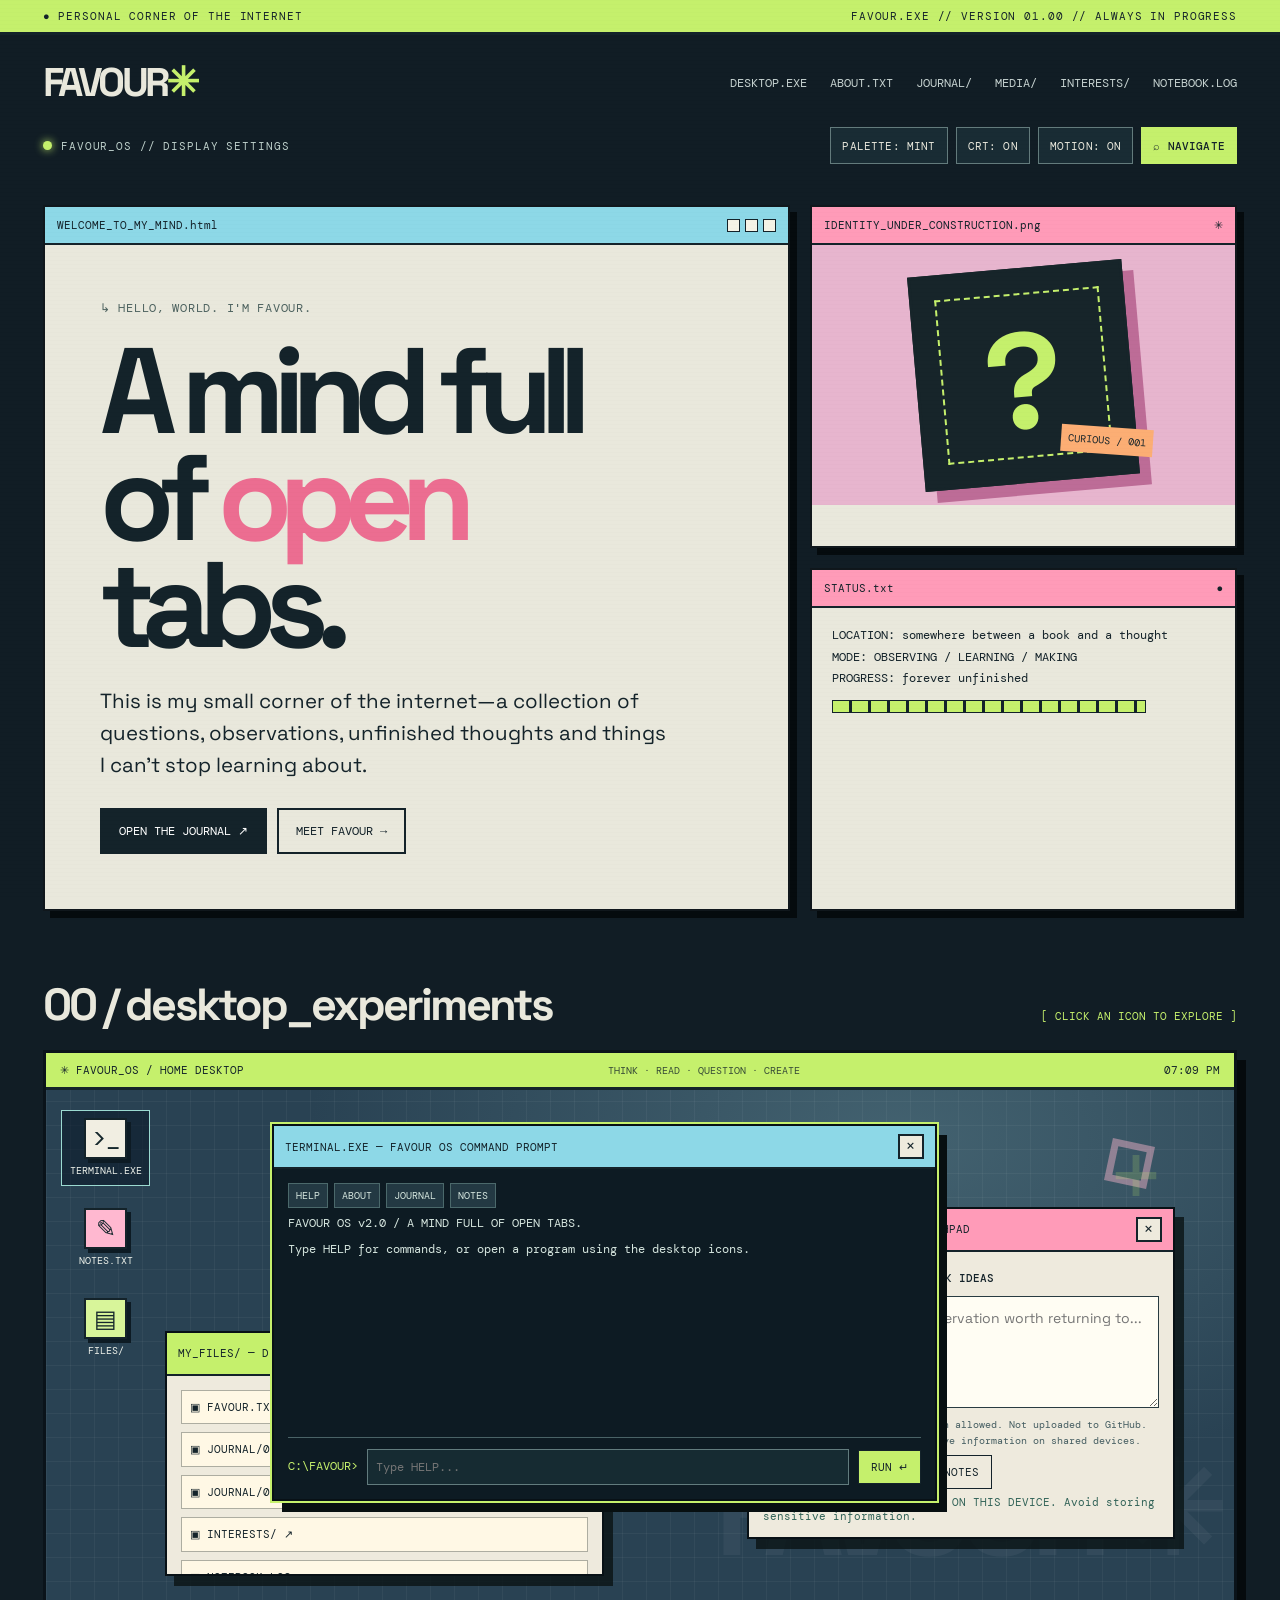
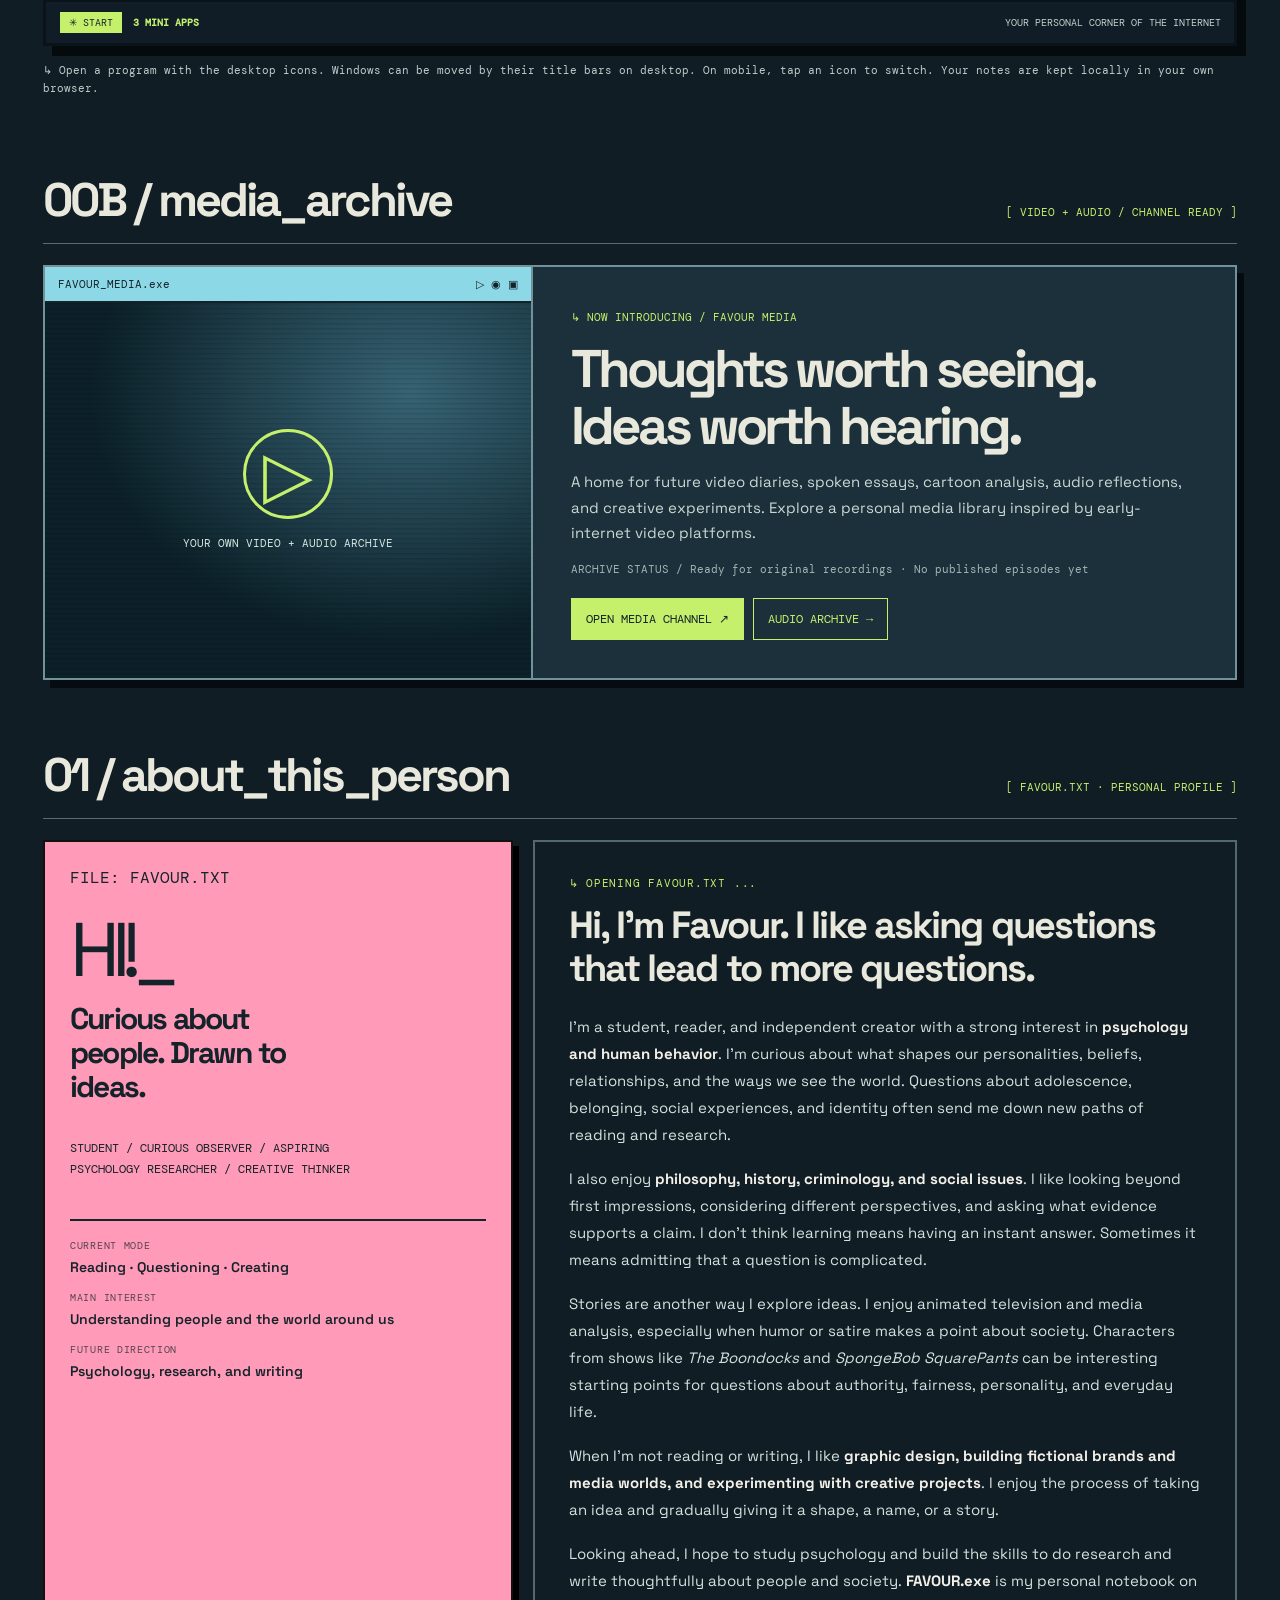
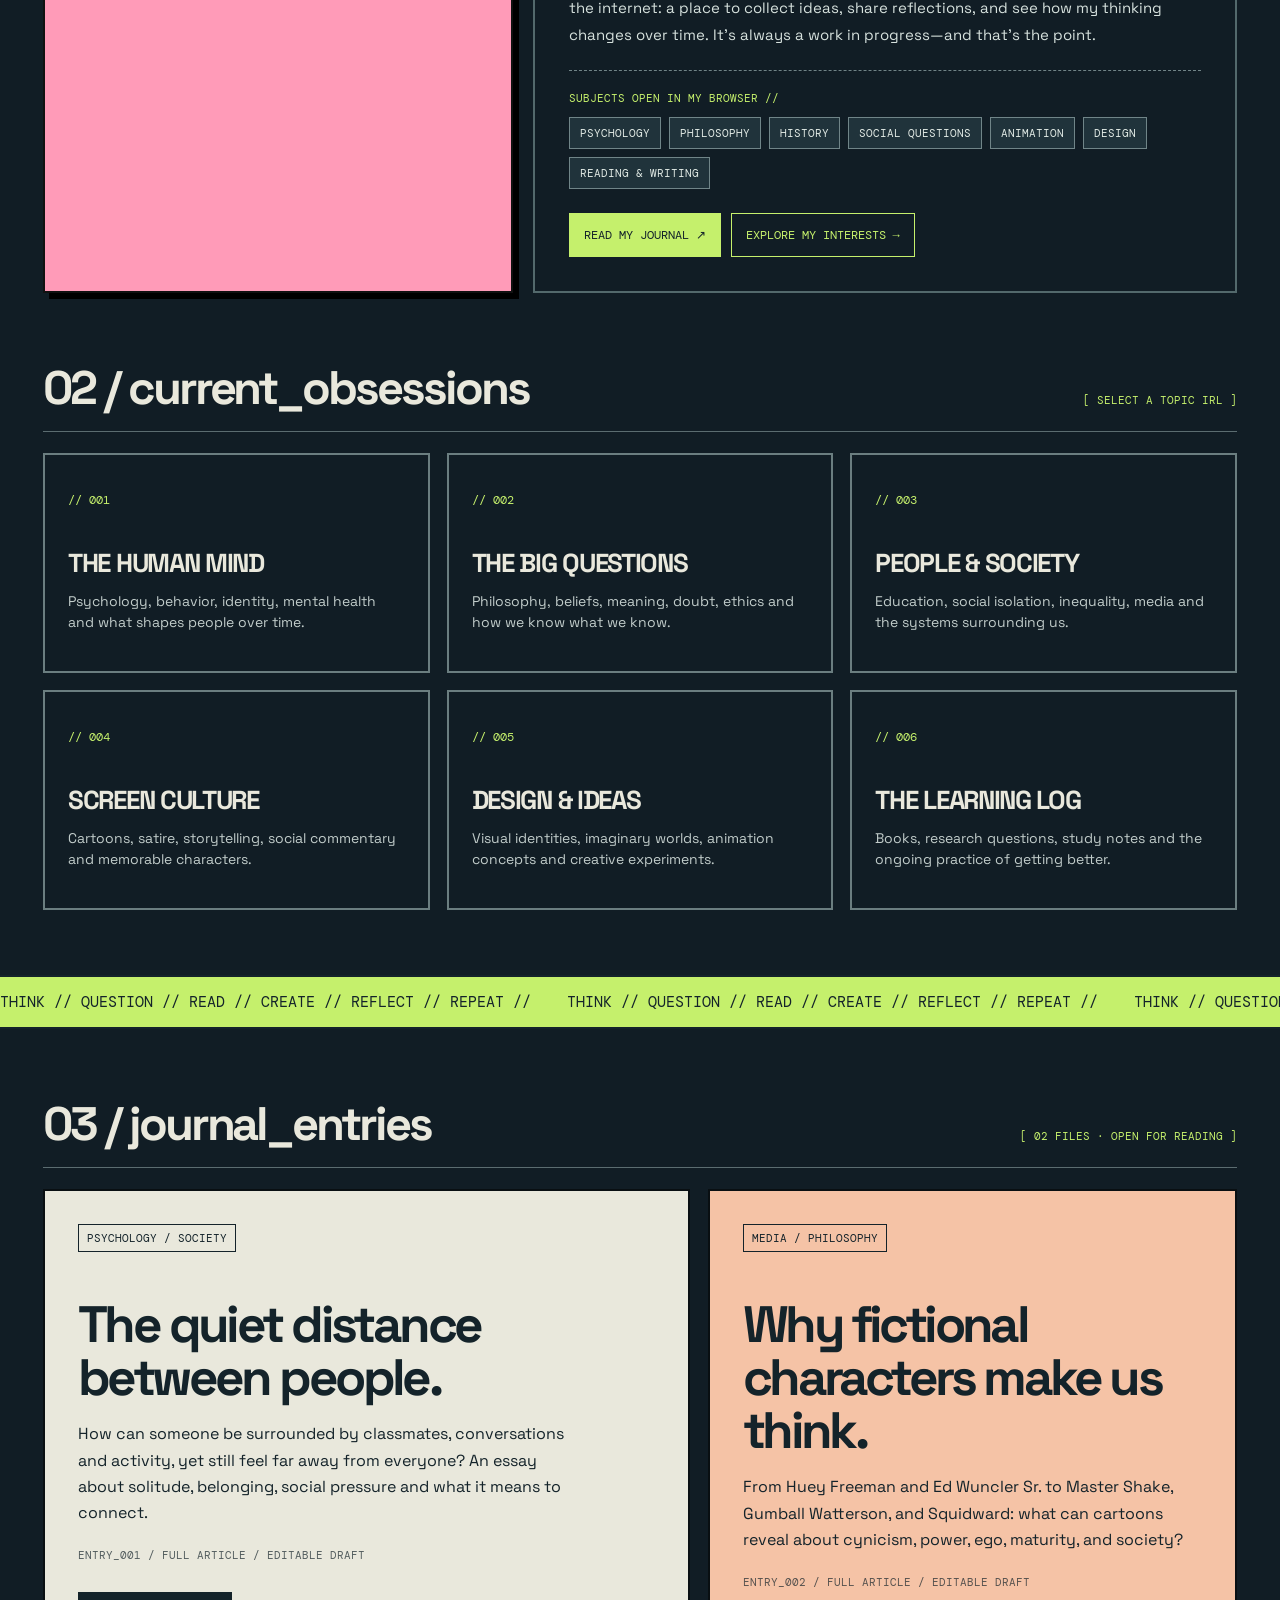
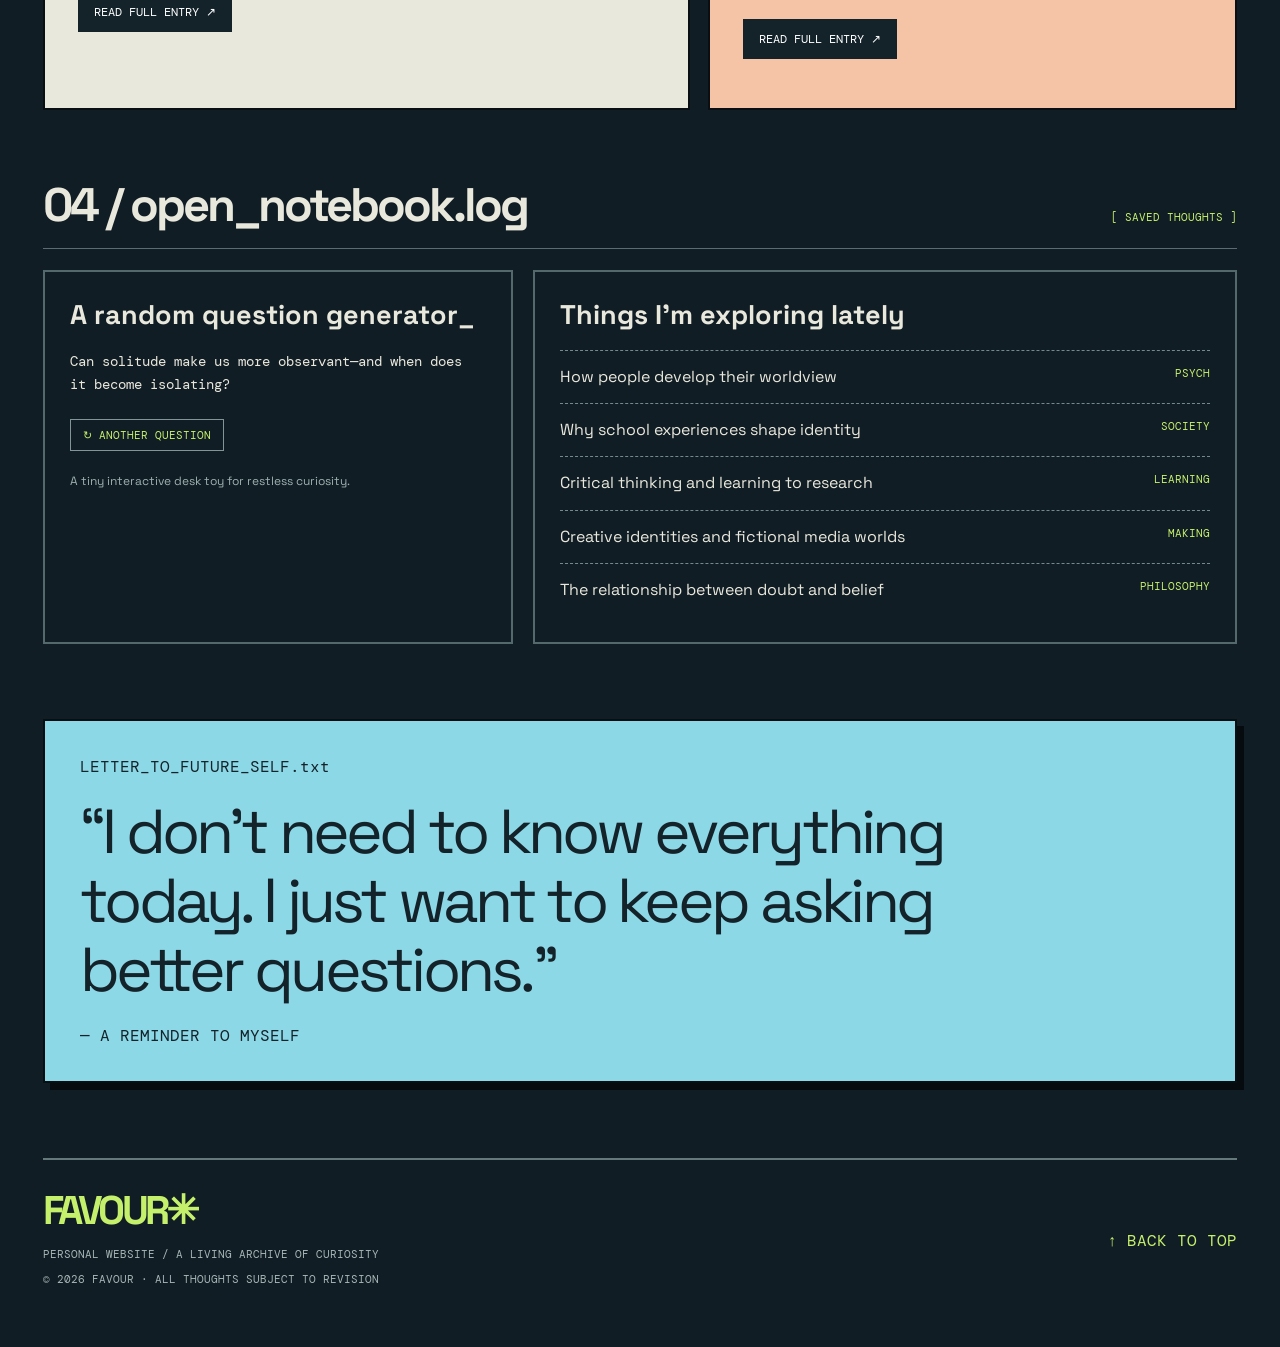
<file: index.html>
<!doctype html>
<html lang="en"><head><meta charset="utf-8"><meta name="viewport" content="width=device-width,initial-scale=1"><meta name="theme-color" content="#101b24"><title>FAVOUR.exe — an unfinished atlas of thoughts</title><meta name="description" content="Favour's personal digital corner: psychology, philosophy, media, learning and unfinished ideas."><style>
@import url('https://fonts.googleapis.com/css2?family=DM+Mono:wght@400;500&family=Space+Grotesk:wght@400;500;600;700&display=swap');
:root{--bg:#111d25;--panel:#e9e8dc;--ink:#14232a;--mint:#c5f06c;--pink:#ff9bb8;--blue:#8dd8e7;--orange:#fcae74;--muted:#a9b9b9}*{box-sizing:border-box}html{scroll-behavior:smooth}body{margin:0;background:var(--bg);color:#e9e8dc;font-family:'Space Grotesk',Arial,sans-serif}button,a{font:inherit}a{color:inherit}button{cursor:pointer}button:focus-visible,a:focus-visible{outline:3px solid var(--pink);outline-offset:4px}body:before{content:"";position:fixed;inset:0;pointer-events:none;z-index:10;background:repeating-linear-gradient(0deg,transparent 0,transparent 3px,#00000012 4px);opacity:.26}.mono{font-family:'DM Mono',monospace}.wrap{max-width:1250px;margin:auto;padding:0 28px}.top{background:var(--mint);color:var(--ink);border-bottom:3px solid var(--ink);font:11px 'DM Mono',monospace;letter-spacing:.08em}.top .wrap{display:flex;justify-content:space-between;padding-top:9px;padding-bottom:9px;gap:10px}.nav{display:flex;align-items:center;justify-content:space-between;padding-top:22px;padding-bottom:22px;gap:20px}.brand{font-size:clamp(26px,4vw,40px);letter-spacing:-.09em;font-weight:700;text-decoration:none}.brand span{color:var(--mint)}.navlinks{display:flex;gap:23px;flex-wrap:wrap}.navlinks a{text-decoration:none;font:12px 'DM Mono',monospace;color:#c6d2d0}.navlinks a:hover{color:var(--mint)}.hero{display:grid;grid-template-columns:1.4fr .8fr;gap:20px;margin:24px 0 65px}.window{border:2px solid #10171c;box-shadow:7px 7px 0 #050b0e;background:var(--panel);color:var(--ink)}.bar{border-bottom:2px solid var(--ink);background:var(--blue);min-height:38px;display:flex;justify-content:space-between;align-items:center;padding:7px 12px;font:11px 'DM Mono',monospace;gap:10px}.traffic{display:flex;gap:5px}.traffic i{width:13px;height:13px;display:block;border:1.5px solid var(--ink);background:#f5f3e6}.intro{padding:clamp(23px,5vw,55px)}.eyebrow{font:12px 'DM Mono',monospace;color:#4d625f;letter-spacing:.06em}.intro h1{font-size:clamp(61px,9.5vw,128px);line-height:.88;letter-spacing:-.105em;margin:22px 0 27px;max-width:750px}.intro h1 em{font-style:normal;color:#ec6d91}.intro p{font-size:clamp(16px,1.6vw,21px);line-height:1.55;max-width:575px}.actions{display:flex;flex-wrap:wrap;gap:10px;margin-top:27px}.btn{background:var(--ink);color:white;text-decoration:none;padding:13px 17px;font:12px 'DM Mono',monospace;border:2px solid var(--ink);display:inline-block}.btn.secondary{background:transparent;color:var(--ink)}.btn:hover{background:var(--pink);color:var(--ink)}.side{display:flex;flex-direction:column;gap:20px}.side .window{flex:1}.side .bar{background:var(--pink)}.portrait{padding:16px;display:flex;align-items:center;justify-content:center;min-height:260px;background:#e7b5ce;overflow:hidden}.art{width:215px;height:215px;background:#17252a;border:3px solid #17252a;position:relative;transform:rotate(-5deg);box-shadow:11px 12px 0 #bd6c97}.art:before{content:"?";display:grid;place-items:center;position:absolute;inset:22px;border:2px dashed var(--mint);color:var(--mint);font:bold 135px 'Space Grotesk',sans-serif}.art:after{content:"CURIOUS / 001";position:absolute;right:-19px;bottom:19px;background:var(--orange);font:10px 'DM Mono';padding:7px;transform:rotate(9deg)}.tiny{padding:17px 20px;font:12px 'DM Mono',monospace;line-height:1.8}.tiny p{margin:0}.meter{height:13px;margin-top:10px;background:repeating-linear-gradient(90deg,var(--mint) 0,var(--mint) 16px,var(--ink) 16px,var(--ink) 19px);border:1px solid var(--ink);width:82%}.section{margin:65px 0}.sectionhead{display:flex;justify-content:space-between;gap:18px;border-bottom:1px solid #5b6c70;padding-bottom:13px;margin-bottom:21px;align-items:baseline}.sectionhead h2{font-size:clamp(27px,4vw,47px);letter-spacing:-.065em;margin:0}.sectionhead span{color:var(--mint);font:11px 'DM Mono',monospace}.grid3{display:grid;grid-template-columns:repeat(3,1fr);gap:17px}.tile{border:2px solid #6b7e80;padding:23px;min-height:220px;position:relative;transition:transform .2s,background .2s}.tile:hover{transform:translateY(-5px);background:#20313a}.tile .index{color:var(--mint);font:12px 'DM Mono',monospace}.tile h3{font-size:26px;letter-spacing:-.05em;margin:40px 0 12px}.tile p{color:#c1ccca;line-height:1.5;font-size:14px;margin:0}.journal{display:grid;grid-template-columns:1.1fr .9fr;gap:18px}.article{background:#e9e8dc;color:var(--ink);padding:33px;min-height:415px;border:2px solid #090f12}.article:nth-child(2){background:#f5c3a6}.article .tag{font:11px 'DM Mono',monospace;border:1px solid currentColor;padding:6px 8px;display:inline-block}.article h3{font-size:clamp(32px,4vw,56px);line-height:1.04;letter-spacing:-.07em;margin:46px 0 17px}.article p{font-size:16px;line-height:1.65;max-width:500px}.article small{font:11px 'DM Mono',monospace;opacity:.7}.marquee{background:var(--mint);color:var(--ink);padding:15px 0;overflow:hidden;font:15px 'DM Mono',monospace;border-block:2px solid var(--ink);white-space:nowrap}.marquee span{display:inline-block;animation:drift 34s linear infinite}@keyframes drift{to{transform:translateX(-50%)}}.cols{display:grid;grid-template-columns:.8fr 1.2fr;gap:20px}.labelbox{background:var(--pink);color:var(--ink);padding:25px;border:2px solid #111;box-shadow:6px 6px 0 #000}.labelbox .big{font-size:76px;letter-spacing:-.11em;margin:25px 0}.notebook{border:2px solid #53696c;padding:25px}.notebook h3{font-size:27px;margin:0 0 18px}.item{display:flex;justify-content:space-between;gap:15px;padding:15px 0;border-top:1px dashed #74898b;line-height:1.4}.item span{color:var(--mint);font:11px 'DM Mono',monospace;white-space:nowrap}.quote{background:var(--blue);color:var(--ink);padding:35px;border:2px solid #080f13;box-shadow:7px 7px 0 #050b0e;margin:75px 0}.quote p{font-size:clamp(27px,5.5vw,62px);line-height:1.12;letter-spacing:-.06em;max-width:930px;margin:20px 0}.footer{border-top:2px solid #65787a;padding:25px 0 50px;display:flex;gap:18px;justify-content:space-between;align-items:center}.footer a{text-decoration:none;color:var(--mint)}.footer p{color:#a6b6b5;font:11px 'DM Mono',monospace}.status{background:#20333b;padding:6px 9px;border:1px solid #4b6d71;color:var(--mint)}.toggle{background:transparent;color:var(--mint);border:1px solid #829596;padding:8px 12px;font:11px 'DM Mono',monospace}.thought{font:14px 'DM Mono',monospace;line-height:1.7;min-height:55px}.blink{animation:blink 1s steps(1) infinite}@keyframes blink{50%{opacity:0}}@media(max-width:850px){.hero,.journal,.cols{grid-template-columns:1fr}.side{display:grid;grid-template-columns:1fr 1fr}.grid3{grid-template-columns:1fr 1fr}.intro h1{font-size:clamp(64px,13vw,105px)}}@media(max-width:560px){.wrap{padding-left:16px;padding-right:16px}.top .wrap span:last-child{display:none}.nav{align-items:flex-start;flex-direction:column;gap:13px}.navlinks{gap:15px}.hero{margin-top:8px}.intro{padding:27px}.intro h1{font-size:clamp(55px,17vw,88px)}.side{grid-template-columns:1fr}.grid3{grid-template-columns:1fr}.tile{min-height:170px}.tile h3{margin-top:25px}.article{padding:25px;min-height:330px}.article h3{margin-top:30px}.footer{align-items:flex-start;flex-direction:column}.section{margin:48px 0}.quote{padding:24px;margin:55px 0}}@media(prefers-reduced-motion:reduce){*,*:before,*:after{animation:none!important;scroll-behavior:auto!important;transition:none!important}}
</style><link rel="stylesheet" href="assets/favour-ui.css"><link rel="stylesheet" href="assets/favour-desktop.css"></head><body>
<div class="top"><div class="wrap"><span>● PERSONAL CORNER OF THE INTERNET</span><span>FAVOUR.EXE // VERSION 01.00 // ALWAYS IN PROGRESS</span></div></div>
<header class="wrap nav"><a class="brand" href="#top">FAVOUR<span>✳</span></a><nav class="navlinks" aria-label="Main navigation"><a href="#desktop">DESKTOP.EXE</a><a href="#about">ABOUT.TXT</a><a href="#journal">JOURNAL/</a><a href="media/">MEDIA/</a><a href="#curiosities">INTERESTS/</a><a href="#notebook">NOTEBOOK.LOG</a></nav></header>
<main id="top" class="wrap"><div class="hero"><section class="window"><div class="bar"><span>WELCOME_TO_MY_MIND.html</span><span class="traffic" aria-hidden="true"><i></i><i></i><i></i></span></div><div class="intro"><div class="eyebrow">↳ HELLO, WORLD. I'M FAVOUR.</div><h1>A mind full<br>of <em>open</em><br>tabs.</h1><p>This is my small corner of the internet—a collection of questions, observations, unfinished thoughts and things I can't stop learning about.</p><div class="actions"><a class="btn" href="#journal">OPEN THE JOURNAL ↗</a><a class="btn secondary" href="#about">MEET FAVOUR →</a></div></div></section><aside class="side"><div class="window"><div class="bar"><span>IDENTITY_UNDER_CONSTRUCTION.png</span><span>✳</span></div><div class="portrait"><div class="art" role="img" aria-label="Abstract question mark illustration representing curiosity"></div></div></div><div class="window"><div class="bar"><span>STATUS.txt</span><span>●</span></div><div class="tiny"><p>LOCATION: somewhere between a book and a thought</p><p>MODE: OBSERVING / LEARNING / MAKING</p><p>PROGRESS: forever unfinished</p><div class="meter" aria-label="Decorative progress graphic"></div></div></div></aside></div>

<section class="os-section" id="desktop" aria-label="FAVOUR mini desktop">
  <div class="os-subhead"><h2>00 / desktop_experiments</h2><span class="os-subline">[ CLICK AN ICON TO EXPLORE ]</span></div>
  <div class="os-desktop" id="os-desktop">
    <div class="os-menubar"><span>✳ FAVOUR_OS / HOME DESKTOP</span><span class="os-menuright">THINK · READ · QUESTION · CREATE</span><time id="os-clock" aria-label="Time on your device">--:--</time></div>
    <div class="os-launcher" role="group" aria-label="Desktop programs">
      <button class="os-launch" type="button" data-open="terminal" aria-pressed="true" aria-controls="os-terminal"><span class="os-launch-icon" aria-hidden="true">&gt;_</span><span>TERMINAL.EXE</span></button>
      <button class="os-launch" type="button" data-open="notes" aria-pressed="false" aria-controls="os-notes"><span class="os-launch-icon" aria-hidden="true">✎</span><span>NOTES.TXT</span></button>
      <button class="os-launch" type="button" data-open="files" aria-pressed="false" aria-controls="os-files"><span class="os-launch-icon" aria-hidden="true">▤</span><span>FILES/</span></button>
    </div>
    <section class="os-window os-active" data-window="terminal" id="os-terminal" role="region" aria-label="Retro command terminal">
      <div class="os-titlebar"><span>TERMINAL.EXE — FAVOUR OS COMMAND PROMPT</span><button type="button" data-os-close="terminal" aria-label="Close terminal window">×</button></div>
      <div class="os-content os-terminal">
        <div class="os-prompt-commands" aria-label="Quick commands"><button type="button" data-os-cmd="help">HELP</button><button type="button" data-os-cmd="about">ABOUT</button><button type="button" data-os-cmd="journal">JOURNAL</button><button type="button" data-os-cmd="notes">NOTES</button></div>
        <div class="os-log" role="log" aria-live="polite" aria-relevant="additions"></div>
        <form class="os-terminal-form" autocomplete="off"><label for="os-terminal-input">C:\FAVOUR&gt;</label><input class="os-terminal-input" id="os-terminal-input" type="text" aria-label="Terminal command" maxlength="120" placeholder="Type HELP..." autocapitalize="off" spellcheck="false"><button type="submit">RUN ↵</button></form>
      </div>
    </section>
    <section class="os-window" data-window="notes" id="os-notes" role="region" aria-label="Local scratchpad">
      <div class="os-titlebar"><span>NOTES.TXT — PRIVATE SCRATCHPAD</span><button type="button" data-os-close="notes" aria-label="Close notes window">×</button></div>
      <div class="os-content">
        <label for="os-note-input" class="os-note-label">UNFINISHED THOUGHTS / QUICK IDEAS</label>
        <textarea class="os-note-input" id="os-note-input" placeholder="An idea, question, or observation worth returning to..." spellcheck="true"></textarea>
        <p class="os-note-footer">Saves in this browser only when allowed. Not uploaded to GitHub. Don't write private or sensitive information on shared devices.</p>
        <div class="os-note-buttons"><button class="os-notes-action" type="button" data-os-export>EXPORT .TXT ↓</button><button class="os-notes-action os-clear" type="button" data-os-clear-notes>CLEAR NOTES</button></div>
        <p data-os-live role="status" aria-live="polite"></p>
      </div>
    </section>
    <section class="os-window" data-window="files" id="os-files" role="region" aria-label="Personal file directory">
      <div class="os-titlebar"><span>MY_FILES/ — DIGITAL ARCHIVE</span><button type="button" data-os-close="files" aria-label="Close files window">×</button></div>
      <div class="os-content">
        <nav class="os-filelist" aria-label="FAVOUR desktop files">
          <a href="#about">▣ FAVOUR.TXT / ABOUT ME ↗</a>
          <a href="journal/quiet-distance.html">▣ JOURNAL/001_QUIET_DISTANCE.HTML ↗</a>
          <a href="journal/fictional-characters.html">▣ JOURNAL/002_CARTOON_THOUGHTS.HTML ↗</a>
          <a href="#curiosities">▣ INTERESTS/ ↗</a>
          <a href="#notebook">▣ NOTEBOOK.LOG ↗</a><a href="media/">▣ MEDIA/ VIDEO + AUDIO ARCHIVE ↗</a>
        </nav><p class="os-filehint">Browse entries like an old computer folder.</p>
      </div>
    </section>
    <div class="os-bits" aria-hidden="true"></div>
    <div class="os-taskbar"><span class="os-start">✳ START</span><b>3 MINI APPS</b><span class="os-taskspacer"></span><span>YOUR PERSONAL CORNER OF THE INTERNET</span></div>
  </div>
  <p class="os-help">↳ Open a program with the desktop icons. Windows can be moved by their title bars on desktop. On mobile, tap an icon to switch. Your notes are kept locally in your own browser.</p>
</section>

<section class="section" id="media" aria-labelledby="media-heading">
  <div class="sectionhead"><h2 id="media-heading">00B / media_archive</h2><span>[ VIDEO + AUDIO / CHANNEL READY ]</span></div>
  <div class="fm-launch">
    <div class="fm-screen" aria-hidden="true"><div class="fm-screenbar">FAVOUR_MEDIA.exe <span>▷ ◉ ▣</span></div><div class="fm-screenart"><span class="fm-bigplay">▷</span><span class="fm-screenlabel">YOUR OWN VIDEO + AUDIO ARCHIVE</span></div></div>
    <div class="fm-copy"><span class="fm-kicker">↳ NOW INTRODUCING / FAVOUR MEDIA</span><h3>Thoughts worth seeing.<br>Ideas worth hearing.</h3><p>A home for future video diaries, spoken essays, cartoon analysis, audio reflections, and creative experiments. Explore a personal media library inspired by early-internet video platforms.</p><p class="fm-small">ARCHIVE STATUS / Ready for original recordings · No published episodes yet</p><div class="fm-buttons"><a href="media/">OPEN MEDIA CHANNEL ↗</a><a href="media/?type=audio#library">AUDIO ARCHIVE →</a></div></div>
  </div>
</section>
<section class="section" id="about">
  <div class="sectionhead"><h2>01 / about_this_person</h2><span>[ FAVOUR.TXT · PERSONAL PROFILE ]</span></div>
  <div class="cols">
    <aside class="labelbox about-id" aria-label="Favour profile at a glance">
      <div class="mono">FILE: FAVOUR.TXT</div>
      <div class="big">HI!<span class="blink" aria-hidden="true">_</span></div>
      <p class="about-tagline">Curious about people. Drawn to ideas.</p>
      <p class="about-roles">STUDENT / CURIOUS OBSERVER / ASPIRING PSYCHOLOGY RESEARCHER / CREATIVE THINKER</p>
      <div class="about-file-details">
        <div class="about-file-row"><span class="mono">CURRENT MODE</span><strong>Reading · Questioning · Creating</strong></div>
        <div class="about-file-row"><span class="mono">MAIN INTEREST</span><strong>Understanding people and the world around us</strong></div>
        <div class="about-file-row"><span class="mono">FUTURE DIRECTION</span><strong>Psychology, research, and writing</strong></div>
      </div>
    </aside>
    <div class="notebook about-copy">
      <div class="about-kicker">↳ OPENING FAVOUR.TXT ...</div>
      <h3>Hi, I'm Favour. I like asking questions that lead to more questions.</h3>
      <p>I'm a student, reader, and independent creator with a strong interest in <strong>psychology and human behavior</strong>. I'm curious about what shapes our personalities, beliefs, relationships, and the ways we see the world. Questions about adolescence, belonging, social experiences, and identity often send me down new paths of reading and research.</p>
      <p>I also enjoy <strong>philosophy, history, criminology, and social issues</strong>. I like looking beyond first impressions, considering different perspectives, and asking what evidence supports a claim. I don't think learning means having an instant answer. Sometimes it means admitting that a question is complicated.</p>
      <p>Stories are another way I explore ideas. I enjoy animated television and media analysis, especially when humor or satire makes a point about society. Characters from shows like <em>The Boondocks</em> and <em>SpongeBob SquarePants</em> can be interesting starting points for questions about authority, fairness, personality, and everyday life.</p>
      <p>When I'm not reading or writing, I like <strong>graphic design, building fictional brands and media worlds, and experimenting with creative projects</strong>. I enjoy the process of taking an idea and gradually giving it a shape, a name, or a story.</p>
      <p>Looking ahead, I hope to study psychology and build the skills to do research and write thoughtfully about people and society. <strong>FAVOUR.exe</strong> is my personal notebook on the internet: a place to collect ideas, share reflections, and see how my thinking changes over time. It's always a work in progress—and that's the point.</p>
      <div class="about-interests"><div class="mono">SUBJECTS OPEN IN MY BROWSER //</div><div class="about-chips" aria-label="My interests"><span class="about-chip">PSYCHOLOGY</span><span class="about-chip">PHILOSOPHY</span><span class="about-chip">HISTORY</span><span class="about-chip">SOCIAL QUESTIONS</span><span class="about-chip">ANIMATION</span><span class="about-chip">DESIGN</span><span class="about-chip">READING &amp; WRITING</span></div></div>
      <div class="about-links"><a href="#journal">READ MY JOURNAL ↗</a><a href="#curiosities">EXPLORE MY INTERESTS →</a></div>
    </div>
  </div>
</section>
<section class="section" id="curiosities"><div class="sectionhead"><h2>02 / current_obsessions</h2><span>[ SELECT A TOPIC IRL ]</span></div><div class="grid3"><button type="button" class="tile fx-topic" data-topic="mind" aria-expanded="false" aria-controls="fx-topic-detail"><span class="index">// 001</span><span class="fx-topic-title">THE HUMAN MIND</span><span class="fx-topic-summary">Psychology, behavior, identity, mental health and what shapes people over time.</span></button><button type="button" class="tile fx-topic" data-topic="questions" aria-expanded="false" aria-controls="fx-topic-detail"><span class="index">// 002</span><span class="fx-topic-title">THE BIG QUESTIONS</span><span class="fx-topic-summary">Philosophy, beliefs, meaning, doubt, ethics and how we know what we know.</span></button><button type="button" class="tile fx-topic" data-topic="society" aria-expanded="false" aria-controls="fx-topic-detail"><span class="index">// 003</span><span class="fx-topic-title">PEOPLE &amp; SOCIETY</span><span class="fx-topic-summary">Education, social isolation, inequality, media and the systems surrounding us.</span></button><button type="button" class="tile fx-topic" data-topic="screens" aria-expanded="false" aria-controls="fx-topic-detail"><span class="index">// 004</span><span class="fx-topic-title">SCREEN CULTURE</span><span class="fx-topic-summary">Cartoons, satire, storytelling, social commentary and memorable characters.</span></button><button type="button" class="tile fx-topic" data-topic="design" aria-expanded="false" aria-controls="fx-topic-detail"><span class="index">// 005</span><span class="fx-topic-title">DESIGN &amp; IDEAS</span><span class="fx-topic-summary">Visual identities, imaginary worlds, animation concepts and creative experiments.</span></button><button type="button" class="tile fx-topic" data-topic="learning" aria-expanded="false" aria-controls="fx-topic-detail"><span class="index">// 006</span><span class="fx-topic-title">THE LEARNING LOG</span><span class="fx-topic-summary">Books, research questions, study notes and the ongoing practice of getting better.</span></button></div><div class="fx-detail" id="fx-topic-detail" hidden><button type="button" class="fx-close" data-topic-close>✕ CLOSE FILE</button><span class="fx-kicker">● INTEREST_EXPLORER.exe</span><h3 data-topic-heading></h3><p data-topic-text></p><a href="#journal" data-topic-link>EXPLORE ↗</a></div></section></main>
<div class="marquee" aria-hidden="true"><span>THINK // QUESTION // READ // CREATE // REFLECT // REPEAT //&nbsp;&nbsp;&nbsp; THINK // QUESTION // READ // CREATE // REFLECT // REPEAT //&nbsp;&nbsp;&nbsp; THINK // QUESTION // READ // CREATE // REFLECT // REPEAT //&nbsp;&nbsp;&nbsp; THINK // QUESTION // READ // CREATE // REFLECT // REPEAT //&nbsp;&nbsp;&nbsp;</span></div>
<div class="wrap"><section class="section" id="journal"><div class="sectionhead"><h2>03 / journal_entries</h2><span>[ 02 FILES · OPEN FOR READING ]</span></div>
<div class="journal">
<article class="article"><span class="tag">PSYCHOLOGY / SOCIETY</span><h3>The quiet distance between people.</h3><p>How can someone be surrounded by classmates, conversations and activity, yet still feel far away from everyone? An essay about solitude, belonging, social pressure and what it means to connect.</p><small>ENTRY_001 / FULL ARTICLE / EDITABLE DRAFT</small><p><a href="journal/quiet-distance.html" aria-label="Read The quiet distance between people" style="display:inline-block;background:#14232a;color:#ffffff;text-decoration:none;font:12px 'DM Mono',monospace;padding:12px 16px;margin-top:12px">READ FULL ENTRY ↗</a></p></article>
<article class="article"><span class="tag">MEDIA / PHILOSOPHY</span><h3>Why fictional characters make us think.</h3><p>From Huey Freeman and Ed Wuncler Sr. to Master Shake, Gumball Watterson, and Squidward: what can cartoons reveal about cynicism, power, ego, maturity, and society?</p><small>ENTRY_002 / FULL ARTICLE / EDITABLE DRAFT</small><p><a href="journal/fictional-characters.html" aria-label="Read Why fictional characters make us think" style="display:inline-block;background:#14232a;color:#ffffff;text-decoration:none;font:12px 'DM Mono',monospace;padding:12px 16px;margin-top:12px">READ FULL ENTRY ↗</a></p></article>
</div></section><section class="section" id="notebook"><div class="sectionhead"><h2>04 / open_notebook.log</h2><span>[ SAVED THOUGHTS ]</span></div><div class="cols"><div class="notebook"><h3>A random question generator<span class="blink">_</span></h3><p class="thought" id="thought" aria-live="polite">Can solitude make us more observant—and when does it become isolating?</p><button class="toggle" id="shuffle">↻ ANOTHER QUESTION</button><p style="color:#9db1af;font-size:12px;margin-top:22px">A tiny interactive desk toy for restless curiosity.</p></div><div class="notebook"><h3>Things I'm exploring lately</h3><div class="item">How people develop their worldview <span>PSYCH</span></div><div class="item">Why school experiences shape identity <span>SOCIETY</span></div><div class="item">Critical thinking and learning to research <span>LEARNING</span></div><div class="item">Creative identities and fictional media worlds <span>MAKING</span></div><div class="item">The relationship between doubt and belief <span>PHILOSOPHY</span></div></div></div></section><div class="quote"><div class="mono">LETTER_TO_FUTURE_SELF.txt</div><p>“I don't need to know everything today. I just want to keep asking better questions.”</p><div class="mono">— A REMINDER TO MYSELF</div></div><footer class="footer"><div><a class="brand" href="#top">FAVOUR<span>✳</span></a><p>PERSONAL WEBSITE / A LIVING ARCHIVE OF CURIOSITY</p><p>© <span id="year">2026</span> FAVOUR · ALL THOUGHTS SUBJECT TO REVISION</p></div><a href="#top" class="mono">↑ BACK TO TOP</a></footer></div>
<script>const questions=["Can solitude make us more observant—and when does it become isolating?","How much of our identity is chosen, and how much is shaped by others?","Can cynicism protect us while also limiting us?","Why can a fictional story explain something reality makes hard to see?","What makes an argument persuasive rather than simply loud?","How do you stay curious about a world that often disappoints you?","What does it mean to change your mind without losing yourself?"];let ix=0;document.getElementById('shuffle').addEventListener('click',()=>{ix=(ix+1)%questions.length;document.getElementById('thought').textContent=questions[ix]});document.getElementById('year').textContent=new Date().getFullYear();</script><script src="assets/favour-ui.js" defer></script><script src="assets/favour-desktop.js" defer></script></body></html>
</file>
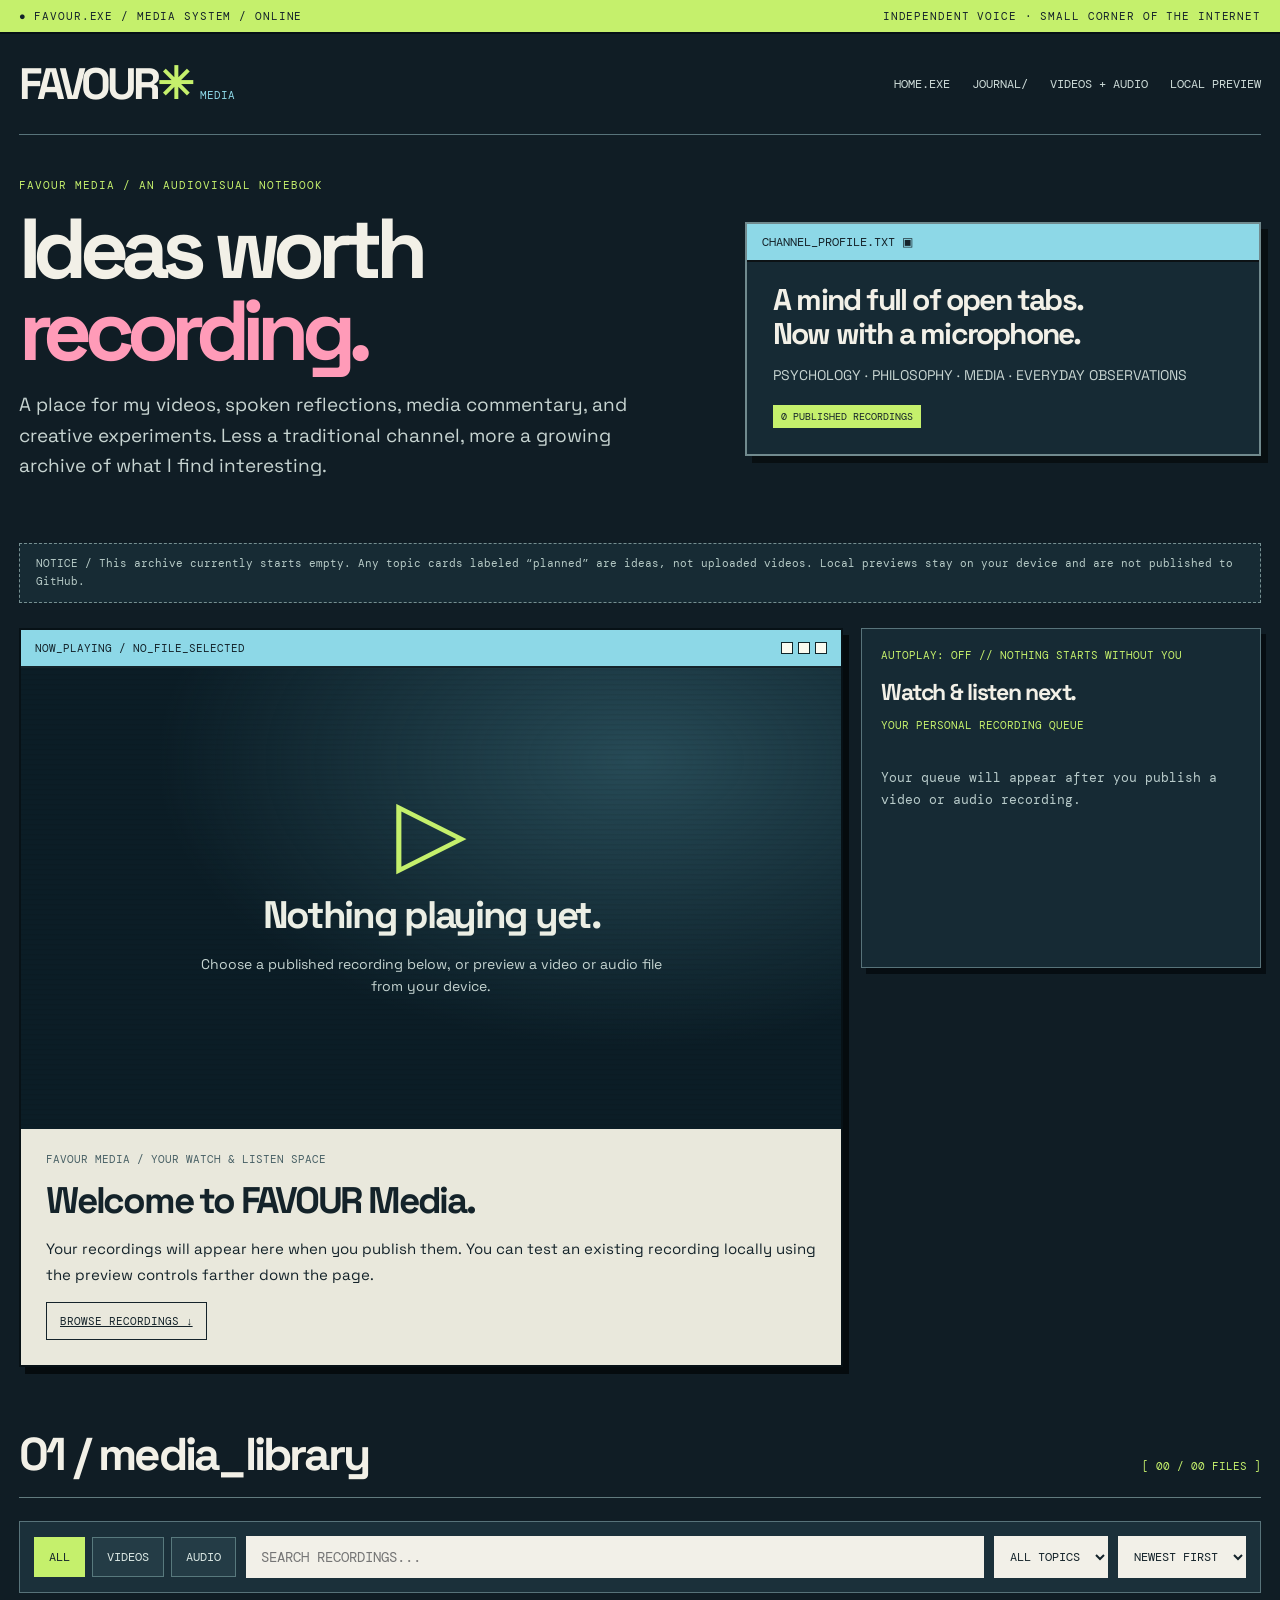
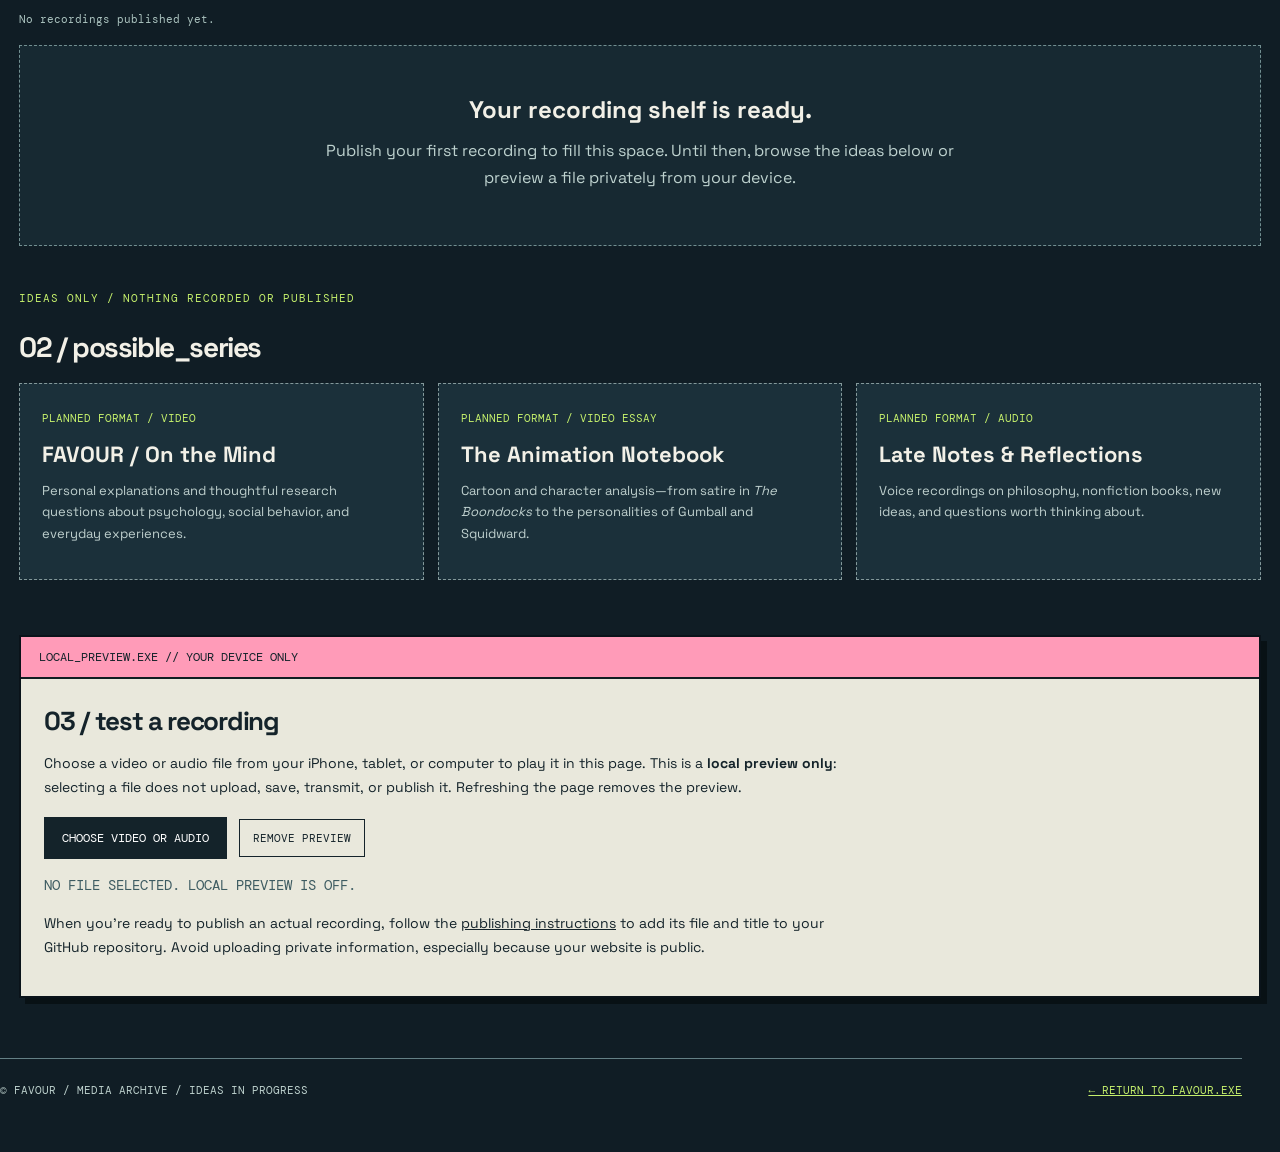
<file: media/index.html>
<!doctype html>
<html lang="en"><head><meta charset="utf-8"><meta name="viewport" content="width=device-width,initial-scale=1">
<meta name="theme-color" content="#101d25"><meta name="description" content="FAVOUR Media — personal video recordings, audio reflections, and media essays.">
<title>FAVOUR MEDIA / VIDEO + AUDIO ARCHIVE</title>
<link rel="stylesheet" href="media.css"></head>
<body>
<a class="skip mono" href="#library">Skip to the media library</a>
<div class="topline"><div class="wrap"><span>● FAVOUR.EXE / MEDIA SYSTEM / ONLINE</span><span>INDEPENDENT VOICE · SMALL CORNER OF THE INTERNET</span></div></div>
<header class="wrap brandbar">
  <a href="../index.html" class="brand" aria-label="Favour homepage">FAVOUR<b>✳</b><small>MEDIA</small></a>
  <nav aria-label="Main navigation"><a href="../index.html">HOME.EXE</a><a href="../index.html#journal">JOURNAL/</a><a href="#library">VIDEOS + AUDIO</a><a href="#preview">LOCAL PREVIEW</a></nav>
</header>
<main class="wrap">
  <section class="intro" aria-labelledby="page-heading">
    <div><div class="eyebrow">FAVOUR MEDIA / AN AUDIOVISUAL NOTEBOOK</div>
      <h1>Ideas worth<br><span>recording.</span></h1>
      <p>A place for my videos, spoken reflections, media commentary, and creative experiments. Less a traditional channel, more a growing archive of what I find interesting.</p>
    </div>
    <div class="intro-tag"><div class="head">CHANNEL_PROFILE.TXT <span aria-hidden="true">▣</span></div>
      <strong>A mind full of open tabs.<br>Now with a microphone.</strong>
      <p>PSYCHOLOGY · PHILOSOPHY · MEDIA · EVERYDAY OBSERVATIONS</p>
      <span class="pill" id="channel-count">0 PUBLISHED RECORDINGS</span>
    </div>
  </section>
  <p class="disclosure">NOTICE / This archive currently starts empty. Any topic cards labeled “planned” are ideas, not uploaded videos. Local previews stay on your device and are not published to GitHub.</p>
  <section class="player-shell" aria-labelledby="watch-label">
    <div class="player-window">
      <div class="bar"><span id="player-file">NOW_PLAYING / NO_FILE_SELECTED</span><span class="squares" aria-hidden="true"><i></i><i></i><i></i></span></div>
      <div class="screen" id="player-screen">
        <div class="empty-hero" id="empty-hero"><div class="symbol" aria-hidden="true">▷</div><h2>Nothing playing yet.</h2><p>Choose a published recording below, or preview a video or audio file from your device.</p></div>
        <video id="video-player" class="media-hidden" controls playsinline preload="metadata" aria-label="Video player"></video>
        <div id="audio-art" class="sound-screen media-hidden" aria-hidden="true"><div class="sound-disc"></div><h3 id="audio-title"></h3></div>
      </div>
      <div class="audio-controller media-hidden" id="audio-controls"><audio id="audio-player" controls preload="metadata" aria-label="Audio player"></audio></div>
      <div class="details">
        <div class="meta" id="player-meta">FAVOUR MEDIA / YOUR WATCH &amp; LISTEN SPACE</div>
        <h2 id="player-title">Welcome to FAVOUR Media.</h2>
        <p id="player-description">Your recordings will appear here when you publish them. You can test an existing recording locally using the preview controls farther down the page.</p>
        <div class="player-actions"><button class="small-btn media-hidden" type="button" id="copy-link">COPY EPISODE LINK ↗</button><a class="small-btn secondary" href="#library">BROWSE RECORDINGS ↓</a></div>
        <details class="transcript media-hidden" id="transcript-box"><summary>READ TRANSCRIPT.TXT</summary><p id="transcript-content"></p></details>
        <p id="player-error" class="media-hidden" role="alert"></p>
      </div>
    </div>
    <aside class="queue" aria-labelledby="watch-label">
      <div class="caption">AUTOPLAY: OFF // NOTHING STARTS WITHOUT YOU</div>
      <h3 id="watch-label">Watch &amp; listen next.</h3>
      <p class="caption">YOUR PERSONAL RECORDING QUEUE</p>
      <div class="queue-items" id="queue-items"><p class="queue-empty">Your queue will appear after you publish a video or audio recording.</p></div>
    </aside>
  </section>
  <section id="library" aria-labelledby="library-heading">
    <div class="library-head"><h2 id="library-heading">01 / media_library</h2><span id="result-count">[ 00 FILES ]</span></div>
    <div class="filterbar">
      <div class="tabs" role="group" aria-label="Recording type">
        <button class="tab" type="button" data-filter="all" aria-pressed="true">ALL</button>
        <button class="tab" type="button" data-filter="video" aria-pressed="false">VIDEOS</button>
        <button class="tab" type="button" data-filter="audio" aria-pressed="false">AUDIO</button>
      </div>
      <label class="search"><span class="media-hidden">Search recordings</span><input type="search" id="library-search" placeholder="SEARCH RECORDINGS..." aria-label="Search recordings"></label>
      <select class="select" id="category-filter" aria-label="Filter by category"><option value="all">ALL TOPICS</option></select>
      <select class="select" id="sort-order" aria-label="Sort recordings"><option value="newest">NEWEST FIRST</option><option value="oldest">OLDEST FIRST</option><option value="title">TITLE A–Z</option></select>
    </div>
    <p class="countline" id="list-status" role="status" aria-live="polite">No recordings published yet.</p>
    <div class="card-grid" id="media-grid"><div class="no-result"><h3>Your recording shelf is ready.</h3><p>Publish your first recording to fill this space. Until then, browse the ideas below or preview a file privately from your device.</p></div></div>
  </section>
  <section class="ideas" aria-labelledby="idea-heading">
    <div class="eyebrow">IDEAS ONLY / NOTHING RECORDED OR PUBLISHED</div>
    <h2 id="idea-heading">02 / possible_series</h2>
    <div class="idea-grid">
      <article class="idea"><span>PLANNED FORMAT / VIDEO</span><h3>FAVOUR / On the Mind</h3><p>Personal explanations and thoughtful research questions about psychology, social behavior, and everyday experiences.</p></article>
      <article class="idea"><span>PLANNED FORMAT / VIDEO ESSAY</span><h3>The Animation Notebook</h3><p>Cartoon and character analysis—from satire in <em>The Boondocks</em> to the personalities of Gumball and Squidward.</p></article>
      <article class="idea"><span>PLANNED FORMAT / AUDIO</span><h3>Late Notes &amp; Reflections</h3><p>Voice recordings on philosophy, nonfiction books, new ideas, and questions worth thinking about.</p></article>
    </div>
  </section>
  <section class="preview" id="preview" aria-labelledby="preview-heading">
    <div class="preview-head">LOCAL_PREVIEW.EXE // YOUR DEVICE ONLY</div>
    <div class="preview-body">
      <h2 id="preview-heading">03 / test a recording</h2>
      <p>Choose a video or audio file from your iPhone, tablet, or computer to play it in this page. This is a <strong>local preview only</strong>: selecting a file does not upload, save, transmit, or publish it. Refreshing the page removes the preview.</p>
      <div class="upload-row">
        <label class="file-picker">CHOOSE VIDEO OR AUDIO <input id="preview-file" type="file" accept="video/*,audio/*,.mp4,.webm,.mov,.mp3,.m4a,.wav,.ogg"></label>
        <button id="clear-preview" class="small-btn secondary" type="button" disabled>REMOVE PREVIEW</button>
      </div>
      <p class="preview-status" id="preview-status" role="status">NO FILE SELECTED. LOCAL PREVIEW IS OFF.</p>
      <p>When you're ready to publish an actual recording, follow the <a href="https://github.com/Evr3nis/favour-website/blob/main/media/README.md">publishing instructions</a> to add its file and title to your GitHub repository. Avoid uploading private information, especially because your website is public.</p>
    </div>
  </section>
</main>
<footer class="wrap footer"><span>© FAVOUR / MEDIA ARCHIVE / IDEAS IN PROGRESS</span><a href="../index.html">← RETURN TO FAVOUR.EXE</a></footer>
<script src="catalog.js"></script><script src="media.js" defer></script>
</body></html>
</file>
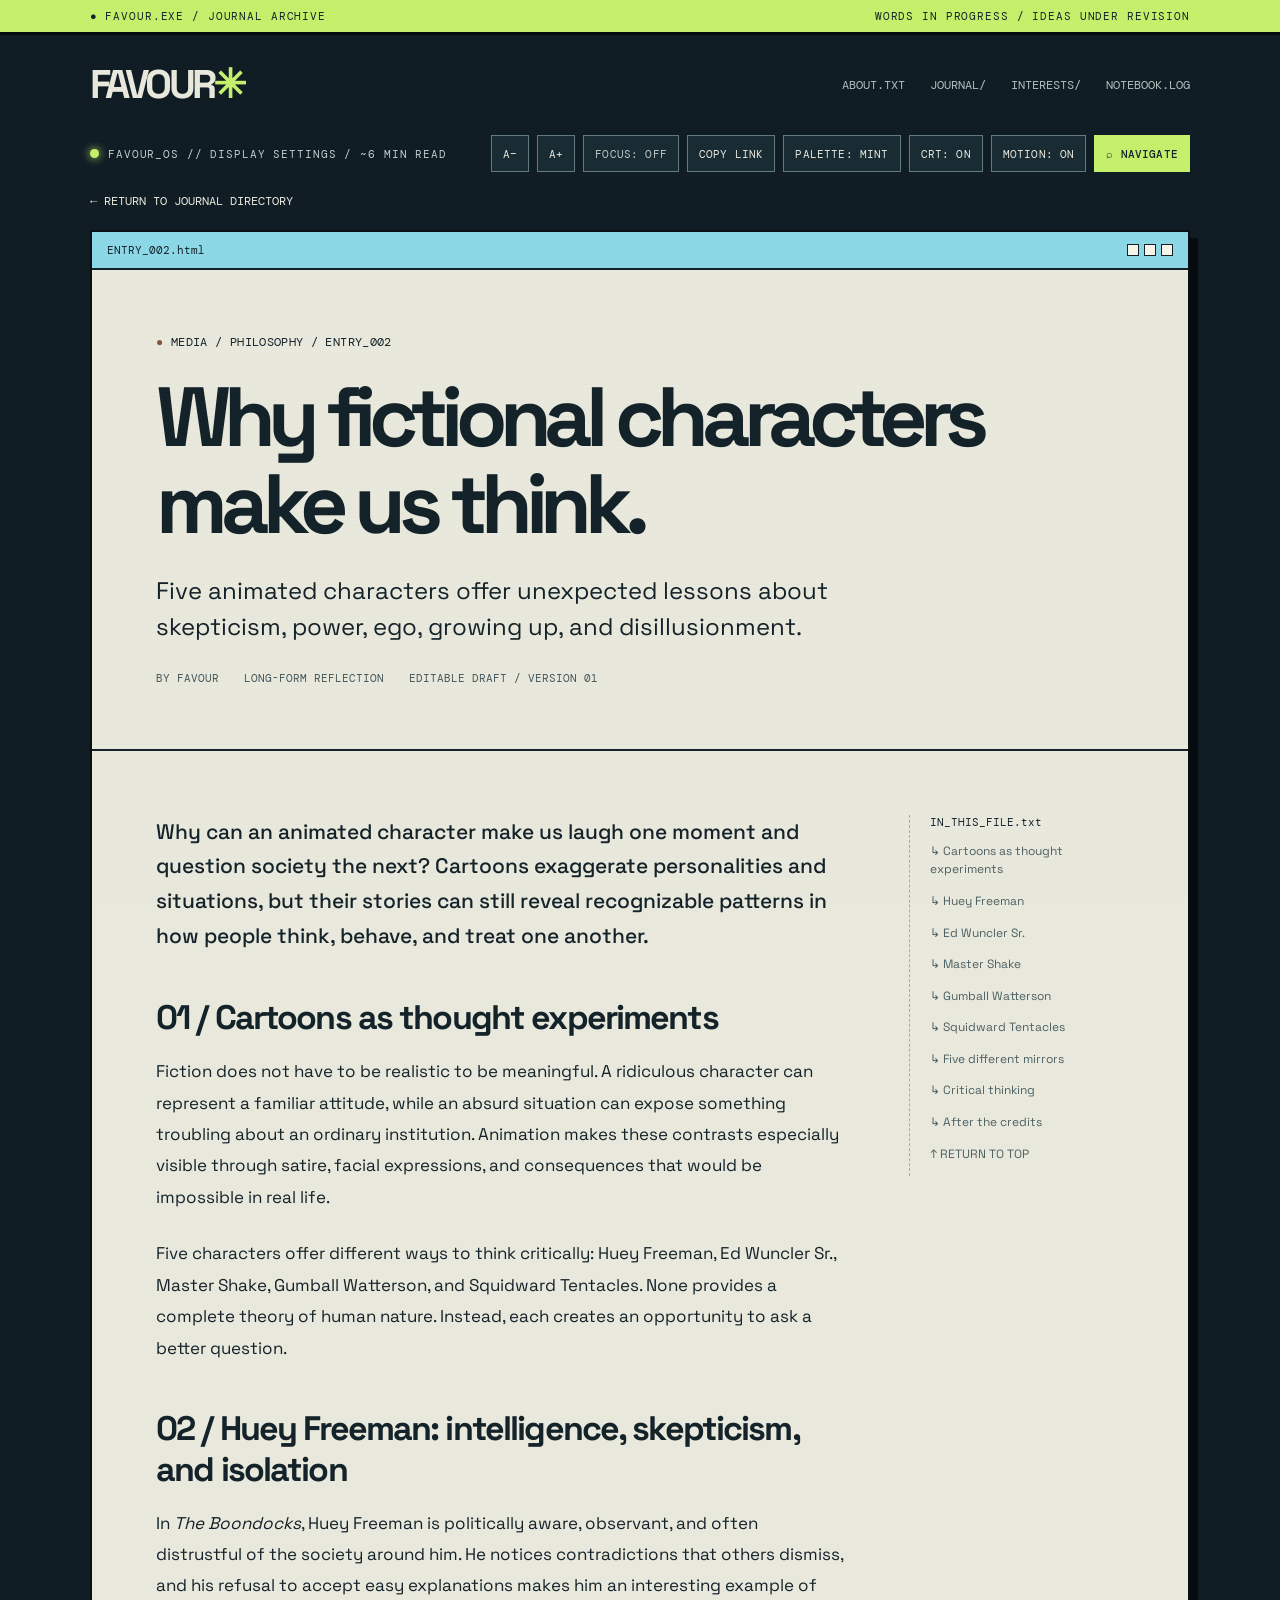
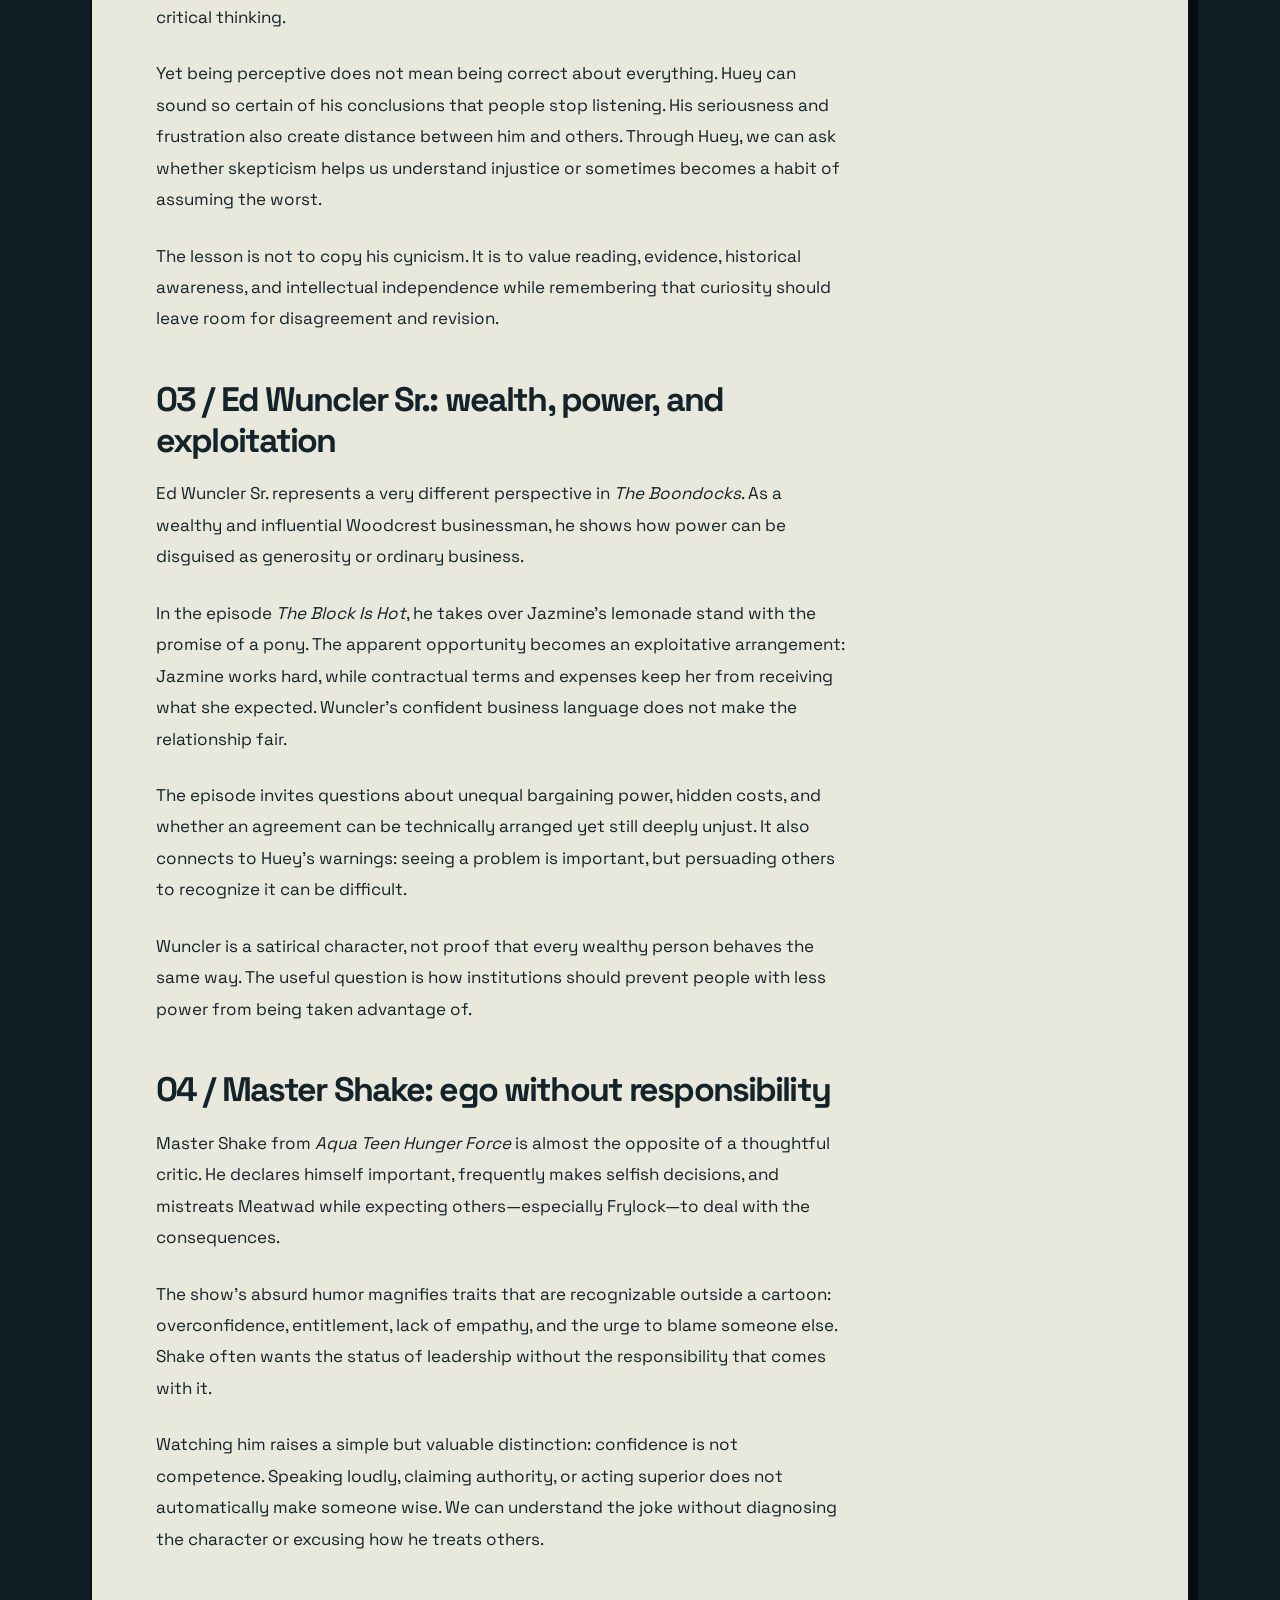
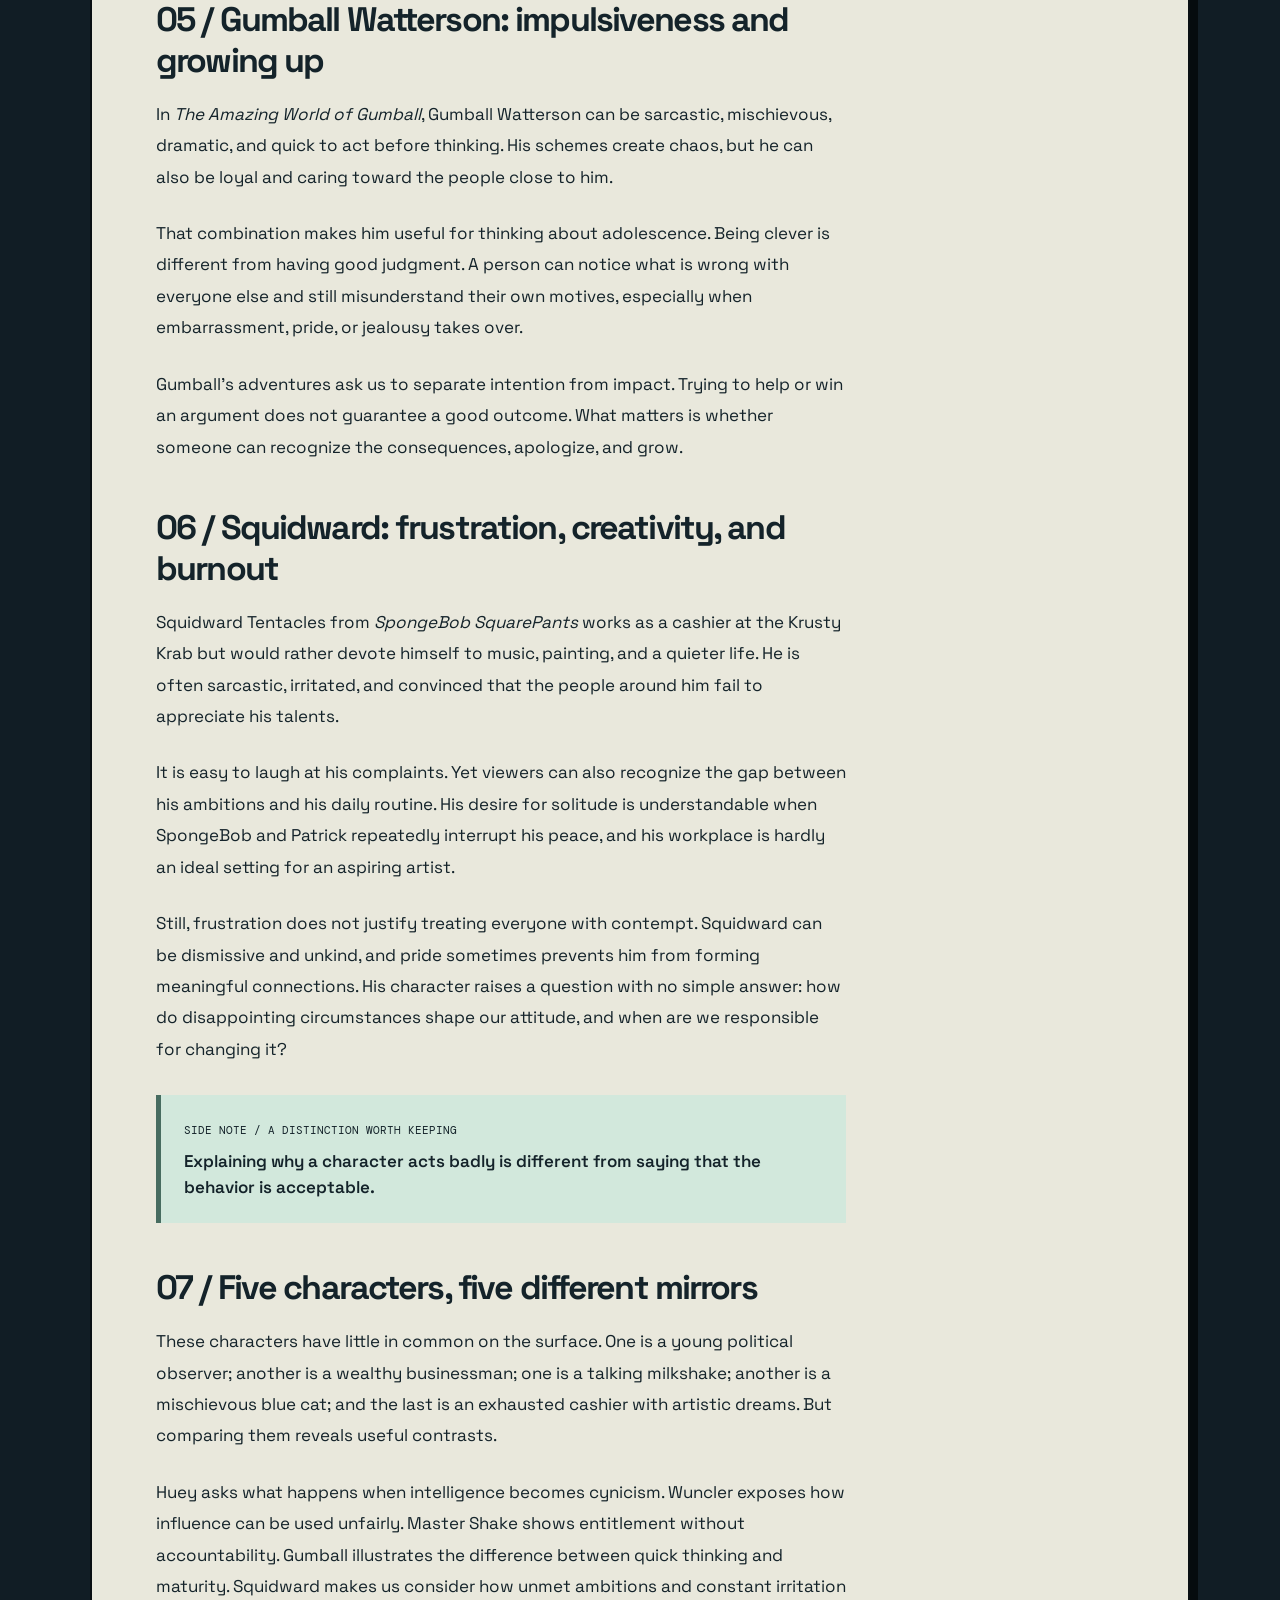
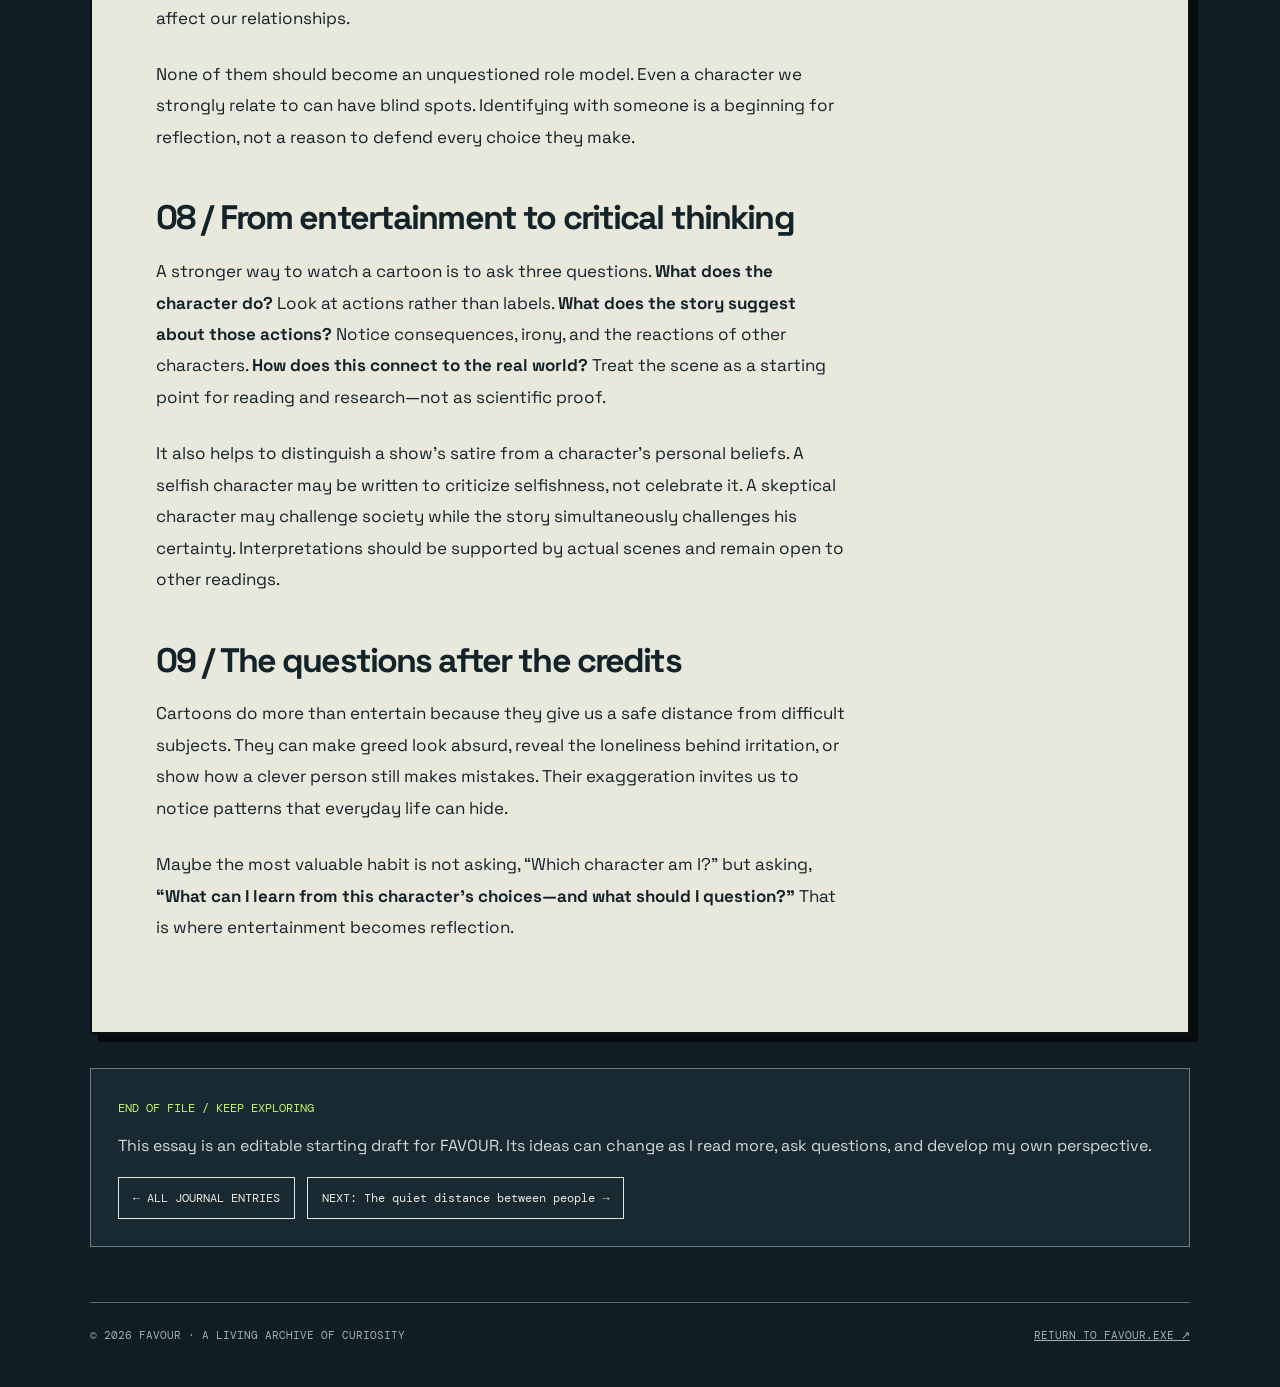
<file: journal/fictional-characters.html>
<!doctype html>
<html lang="en"><head><meta charset="utf-8"><meta name="viewport" content="width=device-width,initial-scale=1"><meta name="theme-color" content="#111d25"><meta name="description" content="Exploring Huey Freeman, Ed Wuncler Sr., Master Shake, Gumball Watterson, and Squidward through satire, psychology, and critical thinking."><title>Why fictional characters make us think. — FAVOUR.exe</title><style>
@import url('https://fonts.googleapis.com/css2?family=DM+Mono:wght@400;500&family=Space+Grotesk:wght@400;500;600;700&display=swap');
:root{--bg:#111d25;--paper:#e9e8dc;--ink:#14232a;--mint:#c5f06c;--pink:#ff9bb8;--blue:#8dd8e7;--muted:#b0c0bd}
*{box-sizing:border-box}html{scroll-behavior:smooth}body{margin:0;background:var(--bg);color:#e9e8dc;font-family:'Space Grotesk',Arial,sans-serif}body:before{content:"";position:fixed;inset:0;z-index:10;pointer-events:none;background:repeating-linear-gradient(0deg,transparent 0,transparent 3px,#00000012 4px);opacity:.2}a{color:inherit}a:focus-visible,button:focus-visible{outline:3px solid var(--pink);outline-offset:4px}.mono{font-family:'DM Mono',monospace}.wrap{width:min(1100px,calc(100% - 42px));margin:auto}.top{background:var(--mint);color:var(--ink);border-bottom:3px solid #050b0e;padding:9px 0;font-size:11px;letter-spacing:.08em}.top-inner{display:flex;justify-content:space-between;gap:15px;flex-wrap:wrap}.head{padding:24px 0 28px;display:flex;align-items:center;justify-content:space-between;gap:15px;flex-wrap:wrap}.brand{text-decoration:none;font-size:clamp(29px,5vw,40px);font-weight:700;letter-spacing:-.09em}.brand span{color:var(--mint)}.head nav{display:flex;gap:25px;flex-wrap:wrap;font-size:12px;color:var(--muted)}.head nav a{text-decoration:none}.head nav a:hover,.back:hover{color:var(--mint)}.back{text-decoration:none;font-size:12px}.file{border:2px solid #090f12;background:var(--paper);box-shadow:8px 8px 0 #050b0e;color:var(--ink);margin-bottom:34px}.bar{background:var(--blue);padding:11px 15px;border-bottom:2px solid var(--ink);display:flex;justify-content:space-between;gap:12px;align-items:center;font:11px 'DM Mono',monospace;overflow-wrap:anywhere}.dots{display:flex;gap:5px}.dots i{display:block;width:12px;height:12px;border:1px solid var(--ink);background:#f7f5e9}.hero{padding:clamp(25px,5vw,65px);border-bottom:2px solid var(--ink)}.eyebrow{font-size:12px;letter-spacing:.03em}.eyebrow b{color:#89533e}h1{font-size:clamp(41px,7.2vw,84px);letter-spacing:-.085em;line-height:1.04;max-width:860px;margin:24px 0}h1 em{font-style:normal;color:#b95772}.dek{font-size:clamp(18px,2.6vw,24px);line-height:1.5;max-width:750px;margin-bottom:26px}.stats{display:flex;gap:14px 25px;flex-wrap:wrap;font:11px 'DM Mono',monospace;color:#43565a}.paper{display:grid;grid-template-columns:minmax(0,1fr) 215px;gap:40px;padding:clamp(23px,5vw,65px)}.story{max-width:690px}.story p{font-size:17px;line-height:1.85;margin:0 0 25px}.story .lead{font-size:21px;line-height:1.65;font-weight:500}.story h2{font-size:clamp(24px,3vw,34px);letter-spacing:-.055em;line-height:1.2;margin:45px 0 17px;scroll-margin-top:20px}.margin-note{padding:23px;background:#d2e8dc;border-left:5px solid #476c60;margin:30px 0}.margin-note p{margin:10px 0 0;font-size:19px;font-weight:600;line-height:1.5}.margin-note span{font-size:11px}.toc{align-self:start;position:sticky;top:18px;border-left:1px dashed #9caeab;padding-left:20px;font-size:12px;line-height:1.55}.toc strong{display:block;margin-bottom:13px;font:11px 'DM Mono',monospace}.toc a{display:block;margin:0 0 13px;text-decoration:none;color:#4c6062}.toc a:hover{text-decoration:underline}.after{background:#192931;border:1px solid #668080;padding:27px;margin:30px 0 55px}.after .kicker{font:12px 'DM Mono',monospace;color:var(--mint)}.after p{line-height:1.65;color:#d1dbd8}.controls{display:flex;flex-wrap:wrap;gap:12px;margin-top:17px}.button{display:inline-block;text-decoration:none;border:1px solid #dce9dc;padding:12px 14px;font:12px 'DM Mono',monospace}.button:hover{background:var(--mint);color:var(--ink);border-color:var(--mint)}.footer{border-top:1px solid #566b6e;padding:25px 0 45px;font:11px 'DM Mono',monospace;color:#9eb2b2;display:flex;justify-content:space-between;gap:12px;flex-wrap:wrap}.skip{position:absolute;top:-100px;left:10px;background:var(--mint);color:var(--ink);padding:10px;z-index:99}.skip:focus{top:10px}@media(max-width:770px){.paper{display:block}.toc{position:static;margin-top:35px;border-top:1px dashed #9caeab;padding:20px 0 0;border-left:none}.head nav{gap:14px}.hero{padding:27px}.story p{font-size:16px;line-height:1.8}}@media(prefers-reduced-motion:reduce){html{scroll-behavior:auto}}
</style><link rel="stylesheet" href="../assets/favour-ui.css"><link rel="stylesheet" href="../assets/favour-desktop.css"></head>
<body id="top"><a class="skip mono" href="#story">SKIP TO ARTICLE</a>
<div class="top mono"><div class="wrap top-inner"><span>● FAVOUR.EXE / JOURNAL ARCHIVE</span><span>WORDS IN PROGRESS / IDEAS UNDER REVISION</span></div></div>
<header class="wrap head"><a class="brand" href="../index.html">FAVOUR<span>✳</span></a><nav class="mono" aria-label="Site navigation"><a href="../index.html#about">ABOUT.TXT</a><a href="../index.html#journal">JOURNAL/</a><a href="../index.html#curiosities">INTERESTS/</a><a href="../index.html#notebook">NOTEBOOK.LOG</a></nav></header>
<div class="wrap"><a class="back mono" href="../index.html#journal">← RETURN TO JOURNAL DIRECTORY</a>
<main class="file" style="margin-top:20px"><div class="bar"><span>ENTRY_002.html</span><span class="dots" aria-hidden="true"><i></i><i></i><i></i></span></div>
<div class="hero"><div class="eyebrow mono"><b>●</b> MEDIA / PHILOSOPHY / ENTRY_002</div><h1>Why fictional characters make us think.</h1><p class="dek">Five animated characters offer unexpected lessons about skepticism, power, ego, growing up, and disillusionment.</p><div class="stats"><span>BY FAVOUR</span><span>LONG-FORM REFLECTION</span><span>EDITABLE DRAFT / VERSION 01</span></div></div>
<div class="paper"><article id="story" class="story">
<p class="lead">Why can an animated character make us laugh one moment and question society the next? Cartoons exaggerate personalities and situations, but their stories can still reveal recognizable patterns in how people think, behave, and treat one another.</p>
<h2 id="stories">01 / Cartoons as thought experiments</h2>
<p>Fiction does not have to be realistic to be meaningful. A ridiculous character can represent a familiar attitude, while an absurd situation can expose something troubling about an ordinary institution. Animation makes these contrasts especially visible through satire, facial expressions, and consequences that would be impossible in real life.</p>
<p>Five characters offer different ways to think critically: Huey Freeman, Ed Wuncler Sr., Master Shake, Gumball Watterson, and Squidward Tentacles. None provides a complete theory of human nature. Instead, each creates an opportunity to ask a better question.</p>
<h2 id="huey">02 / Huey Freeman: intelligence, skepticism, and isolation</h2>
<p>In <em>The Boondocks</em>, Huey Freeman is politically aware, observant, and often distrustful of the society around him. He notices contradictions that others dismiss, and his refusal to accept easy explanations makes him an interesting example of critical thinking.</p>
<p>Yet being perceptive does not mean being correct about everything. Huey can sound so certain of his conclusions that people stop listening. His seriousness and frustration also create distance between him and others. Through Huey, we can ask whether skepticism helps us understand injustice or sometimes becomes a habit of assuming the worst.</p>
<p>The lesson is not to copy his cynicism. It is to value reading, evidence, historical awareness, and intellectual independence while remembering that curiosity should leave room for disagreement and revision.</p>
<h2 id="wuncler">03 / Ed Wuncler Sr.: wealth, power, and exploitation</h2>
<p>Ed Wuncler Sr. represents a very different perspective in <em>The Boondocks</em>. As a wealthy and influential Woodcrest businessman, he shows how power can be disguised as generosity or ordinary business.</p>
<p>In the episode <em>The Block Is Hot</em>, he takes over Jazmine's lemonade stand with the promise of a pony. The apparent opportunity becomes an exploitative arrangement: Jazmine works hard, while contractual terms and expenses keep her from receiving what she expected. Wuncler's confident business language does not make the relationship fair.</p>
<p>The episode invites questions about unequal bargaining power, hidden costs, and whether an agreement can be technically arranged yet still deeply unjust. It also connects to Huey's warnings: seeing a problem is important, but persuading others to recognize it can be difficult.</p>
<p>Wuncler is a satirical character, not proof that every wealthy person behaves the same way. The useful question is how institutions should prevent people with less power from being taken advantage of.</p>
<h2 id="shake">04 / Master Shake: ego without responsibility</h2>
<p>Master Shake from <em>Aqua Teen Hunger Force</em> is almost the opposite of a thoughtful critic. He declares himself important, frequently makes selfish decisions, and mistreats Meatwad while expecting others—especially Frylock—to deal with the consequences.</p>
<p>The show's absurd humor magnifies traits that are recognizable outside a cartoon: overconfidence, entitlement, lack of empathy, and the urge to blame someone else. Shake often wants the status of leadership without the responsibility that comes with it.</p>
<p>Watching him raises a simple but valuable distinction: confidence is not competence. Speaking loudly, claiming authority, or acting superior does not automatically make someone wise. We can understand the joke without diagnosing the character or excusing how he treats others.</p>
<h2 id="gumball">05 / Gumball Watterson: impulsiveness and growing up</h2>
<p>In <em>The Amazing World of Gumball</em>, Gumball Watterson can be sarcastic, mischievous, dramatic, and quick to act before thinking. His schemes create chaos, but he can also be loyal and caring toward the people close to him.</p>
<p>That combination makes him useful for thinking about adolescence. Being clever is different from having good judgment. A person can notice what is wrong with everyone else and still misunderstand their own motives, especially when embarrassment, pride, or jealousy takes over.</p>
<p>Gumball's adventures ask us to separate intention from impact. Trying to help or win an argument does not guarantee a good outcome. What matters is whether someone can recognize the consequences, apologize, and grow.</p>
<h2 id="squidward">06 / Squidward: frustration, creativity, and burnout</h2>
<p>Squidward Tentacles from <em>SpongeBob SquarePants</em> works as a cashier at the Krusty Krab but would rather devote himself to music, painting, and a quieter life. He is often sarcastic, irritated, and convinced that the people around him fail to appreciate his talents.</p>
<p>It is easy to laugh at his complaints. Yet viewers can also recognize the gap between his ambitions and his daily routine. His desire for solitude is understandable when SpongeBob and Patrick repeatedly interrupt his peace, and his workplace is hardly an ideal setting for an aspiring artist.</p>
<p>Still, frustration does not justify treating everyone with contempt. Squidward can be dismissive and unkind, and pride sometimes prevents him from forming meaningful connections. His character raises a question with no simple answer: how do disappointing circumstances shape our attitude, and when are we responsible for changing it?</p>
<div class="margin-note"><span class="mono">SIDE NOTE / A DISTINCTION WORTH KEEPING</span><p>Explaining why a character acts badly is different from saying that the behavior is acceptable.</p></div>
<h2 id="comparison">07 / Five characters, five different mirrors</h2>
<p>These characters have little in common on the surface. One is a young political observer; another is a wealthy businessman; one is a talking milkshake; another is a mischievous blue cat; and the last is an exhausted cashier with artistic dreams. But comparing them reveals useful contrasts.</p>
<p>Huey asks what happens when intelligence becomes cynicism. Wuncler exposes how influence can be used unfairly. Master Shake shows entitlement without accountability. Gumball illustrates the difference between quick thinking and maturity. Squidward makes us consider how unmet ambitions and constant irritation affect our relationships.</p>
<p>None of them should become an unquestioned role model. Even a character we strongly relate to can have blind spots. Identifying with someone is a beginning for reflection, not a reason to defend every choice they make.</p>
<h2 id="thinking">08 / From entertainment to critical thinking</h2>
<p>A stronger way to watch a cartoon is to ask three questions. <strong>What does the character do?</strong> Look at actions rather than labels. <strong>What does the story suggest about those actions?</strong> Notice consequences, irony, and the reactions of other characters. <strong>How does this connect to the real world?</strong> Treat the scene as a starting point for reading and research—not as scientific proof.</p>
<p>It also helps to distinguish a show's satire from a character's personal beliefs. A selfish character may be written to criticize selfishness, not celebrate it. A skeptical character may challenge society while the story simultaneously challenges his certainty. Interpretations should be supported by actual scenes and remain open to other readings.</p>
<h2 id="ending">09 / The questions after the credits</h2>
<p>Cartoons do more than entertain because they give us a safe distance from difficult subjects. They can make greed look absurd, reveal the loneliness behind irritation, or show how a clever person still makes mistakes. Their exaggeration invites us to notice patterns that everyday life can hide.</p>
<p>Maybe the most valuable habit is not asking, “Which character am I?” but asking, <strong>“What can I learn from this character's choices—and what should I question?”</strong> That is where entertainment becomes reflection.</p>
</article>
<aside class="toc" aria-label="On this page"><strong>IN_THIS_FILE.txt</strong><a href="#stories">↳ Cartoons as thought experiments</a><a href="#huey">↳ Huey Freeman</a><a href="#wuncler">↳ Ed Wuncler Sr.</a><a href="#shake">↳ Master Shake</a><a href="#gumball">↳ Gumball Watterson</a><a href="#squidward">↳ Squidward Tentacles</a><a href="#comparison">↳ Five different mirrors</a><a href="#thinking">↳ Critical thinking</a><a href="#ending">↳ After the credits</a><a href="#top">↑ RETURN TO TOP</a></aside></div></main>
<section class="after"><span class="kicker">END OF FILE / KEEP EXPLORING</span><p>This essay is an editable starting draft for FAVOUR. Its ideas can change as I read more, ask questions, and develop my own perspective.</p><div class="controls"><a class="button" href="../index.html#journal">← ALL JOURNAL ENTRIES</a><a class="button" href="quiet-distance.html">NEXT: The quiet distance between people →</a></div></section>
<footer class="footer"><span>© <span id="year">2026</span> FAVOUR · A LIVING ARCHIVE OF CURIOSITY</span><a href="../index.html">RETURN TO FAVOUR.EXE ↗</a></footer></div>
<script>document.getElementById('year').textContent=new Date().getFullYear()</script><script src="../assets/favour-ui.js" defer></script><script src="../assets/favour-desktop.js" defer></script></body></html>
</file>
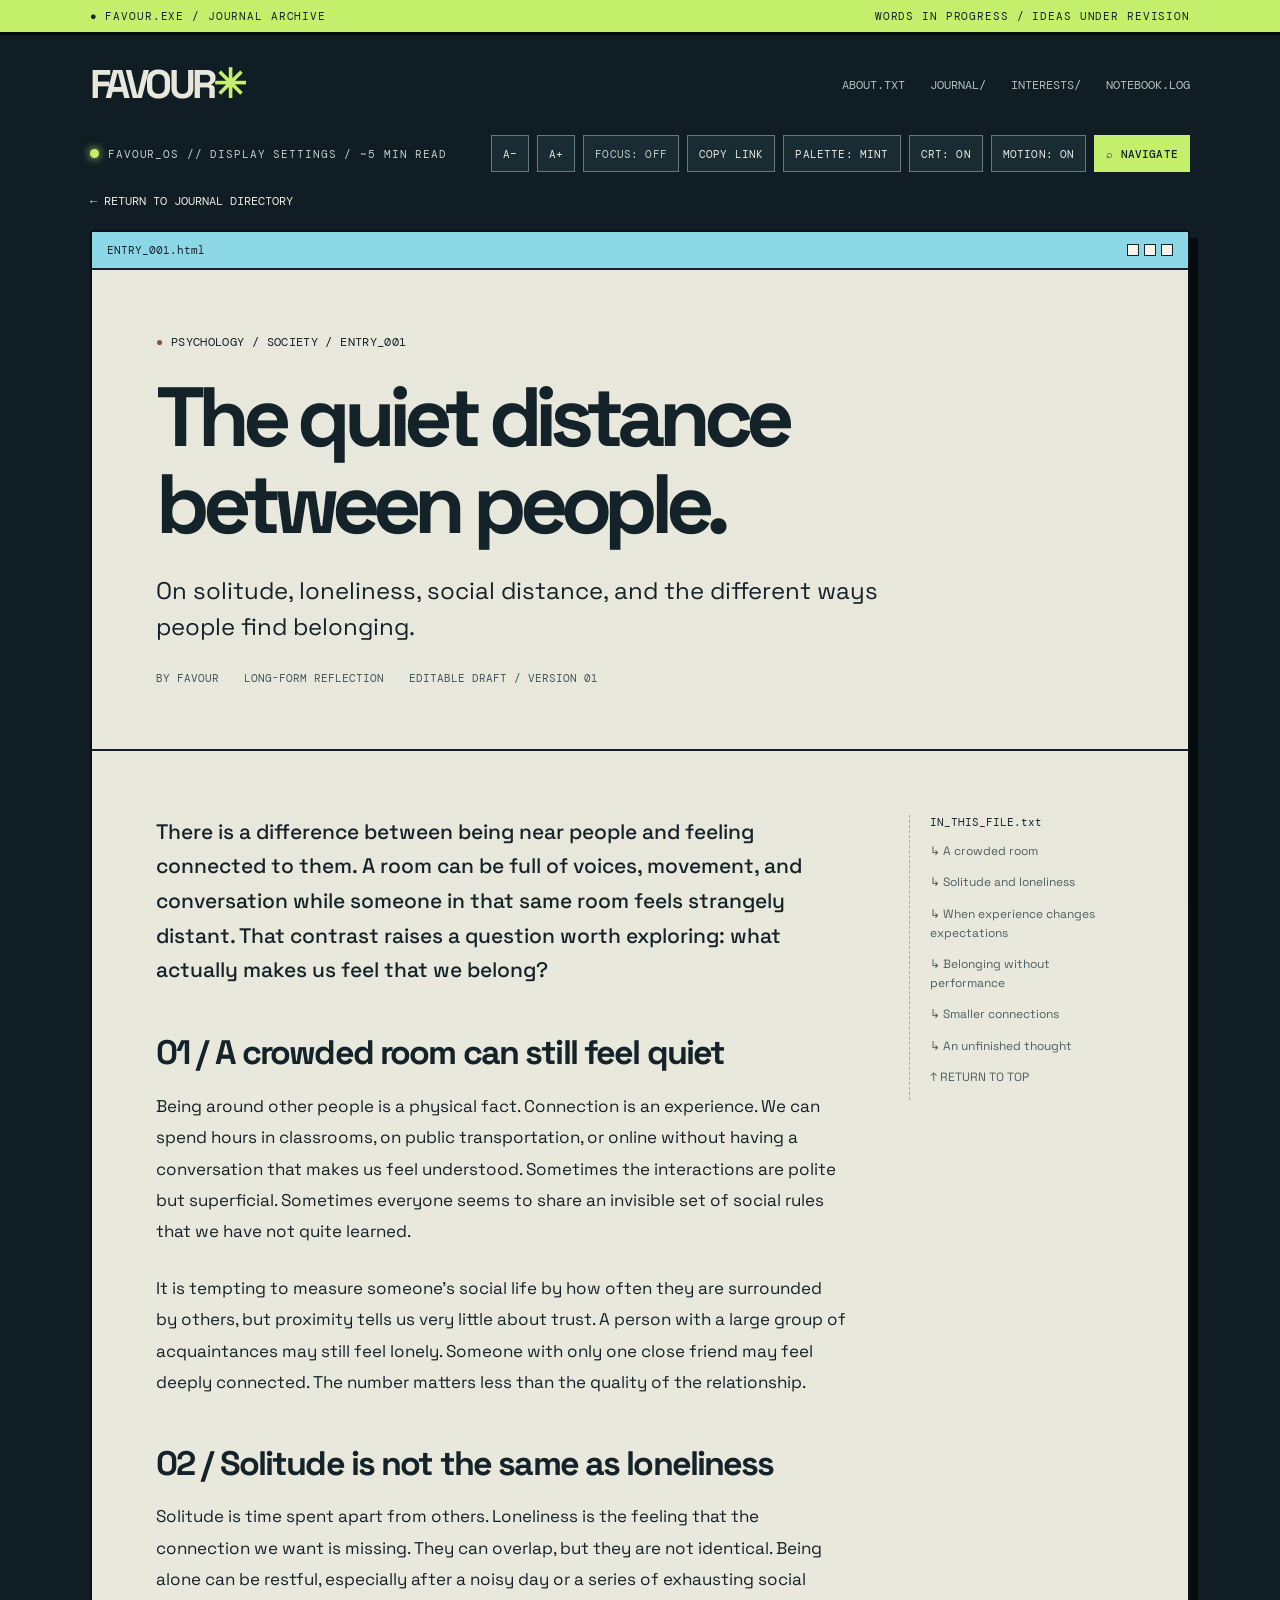
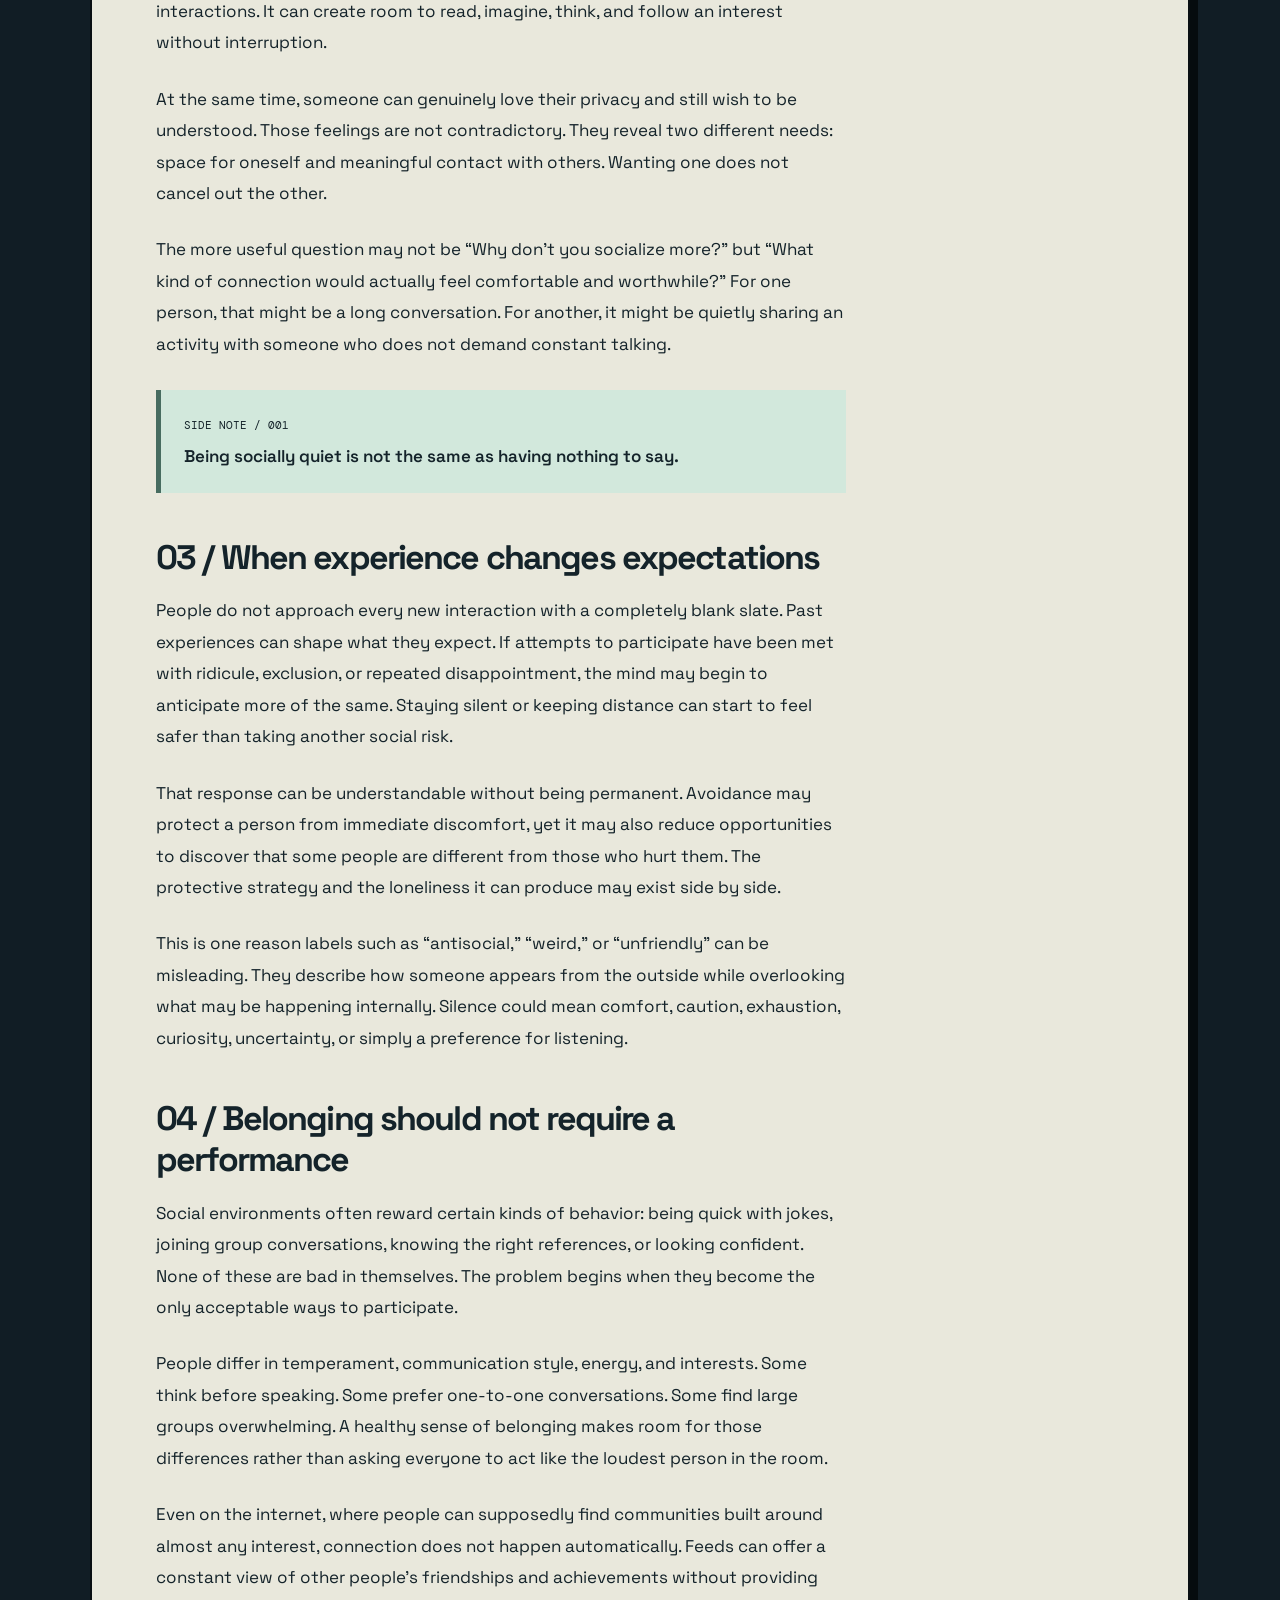
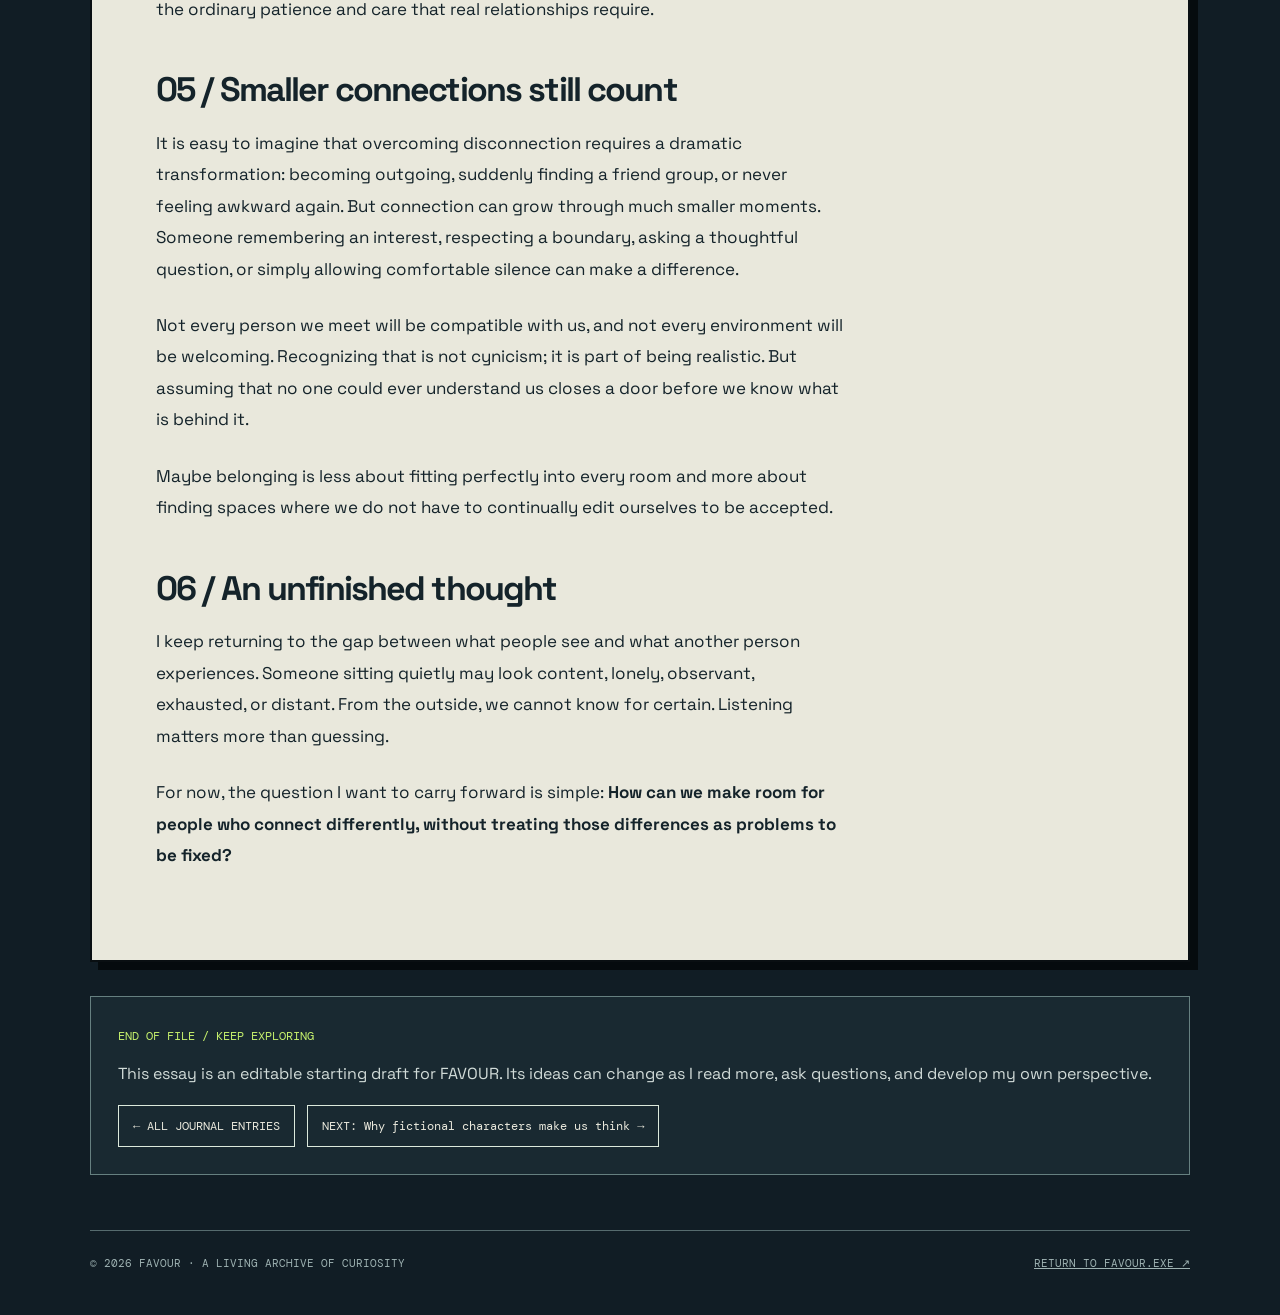
<file: journal/quiet-distance.html>
<!doctype html>
<html lang="en"><head><meta charset="utf-8"><meta name="viewport" content="width=device-width,initial-scale=1"><meta name="theme-color" content="#111d25"><meta name="description" content="On solitude, loneliness, social distance, and the different ways people find belonging."><title>The quiet distance between people. — FAVOUR.exe</title><style>
@import url('https://fonts.googleapis.com/css2?family=DM+Mono:wght@400;500&family=Space+Grotesk:wght@400;500;600;700&display=swap');
:root{--bg:#111d25;--paper:#e9e8dc;--ink:#14232a;--mint:#c5f06c;--pink:#ff9bb8;--blue:#8dd8e7;--muted:#b0c0bd}
*{box-sizing:border-box}html{scroll-behavior:smooth}body{margin:0;background:var(--bg);color:#e9e8dc;font-family:'Space Grotesk',Arial,sans-serif}body:before{content:"";position:fixed;inset:0;z-index:10;pointer-events:none;background:repeating-linear-gradient(0deg,transparent 0,transparent 3px,#00000012 4px);opacity:.2}a{color:inherit}a:focus-visible,button:focus-visible{outline:3px solid var(--pink);outline-offset:4px}.mono{font-family:'DM Mono',monospace}.wrap{width:min(1100px,calc(100% - 42px));margin:auto}.top{background:var(--mint);color:var(--ink);border-bottom:3px solid #050b0e;padding:9px 0;font-size:11px;letter-spacing:.08em}.top-inner{display:flex;justify-content:space-between;gap:15px;flex-wrap:wrap}.head{padding:24px 0 28px;display:flex;align-items:center;justify-content:space-between;gap:15px;flex-wrap:wrap}.brand{text-decoration:none;font-size:clamp(29px,5vw,40px);font-weight:700;letter-spacing:-.09em}.brand span{color:var(--mint)}.head nav{display:flex;gap:25px;flex-wrap:wrap;font-size:12px;color:var(--muted)}.head nav a{text-decoration:none}.head nav a:hover,.back:hover{color:var(--mint)}.back{text-decoration:none;font-size:12px}.file{border:2px solid #090f12;background:var(--paper);box-shadow:8px 8px 0 #050b0e;color:var(--ink);margin-bottom:34px}.bar{background:var(--blue);padding:11px 15px;border-bottom:2px solid var(--ink);display:flex;justify-content:space-between;gap:12px;align-items:center;font:11px 'DM Mono',monospace;overflow-wrap:anywhere}.dots{display:flex;gap:5px}.dots i{display:block;width:12px;height:12px;border:1px solid var(--ink);background:#f7f5e9}.hero{padding:clamp(25px,5vw,65px);border-bottom:2px solid var(--ink)}.eyebrow{font-size:12px;letter-spacing:.03em}.eyebrow b{color:#89533e}h1{font-size:clamp(41px,7.2vw,84px);letter-spacing:-.085em;line-height:1.04;max-width:860px;margin:24px 0}h1 em{font-style:normal;color:#b95772}.dek{font-size:clamp(18px,2.6vw,24px);line-height:1.5;max-width:750px;margin-bottom:26px}.stats{display:flex;gap:14px 25px;flex-wrap:wrap;font:11px 'DM Mono',monospace;color:#43565a}.paper{display:grid;grid-template-columns:minmax(0,1fr) 215px;gap:40px;padding:clamp(23px,5vw,65px)}.story{max-width:690px}.story p{font-size:17px;line-height:1.85;margin:0 0 25px}.story .lead{font-size:21px;line-height:1.65;font-weight:500}.story h2{font-size:clamp(24px,3vw,34px);letter-spacing:-.055em;line-height:1.2;margin:45px 0 17px;scroll-margin-top:20px}.margin-note{padding:23px;background:#d2e8dc;border-left:5px solid #476c60;margin:30px 0}.margin-note p{margin:10px 0 0;font-size:19px;font-weight:600;line-height:1.5}.margin-note span{font-size:11px}.toc{align-self:start;position:sticky;top:18px;border-left:1px dashed #9caeab;padding-left:20px;font-size:12px;line-height:1.55}.toc strong{display:block;margin-bottom:13px;font:11px 'DM Mono',monospace}.toc a{display:block;margin:0 0 13px;text-decoration:none;color:#4c6062}.toc a:hover{text-decoration:underline}.after{background:#192931;border:1px solid #668080;padding:27px;margin:30px 0 55px}.after .kicker{font:12px 'DM Mono',monospace;color:var(--mint)}.after p{line-height:1.65;color:#d1dbd8}.controls{display:flex;flex-wrap:wrap;gap:12px;margin-top:17px}.button{display:inline-block;text-decoration:none;border:1px solid #dce9dc;padding:12px 14px;font:12px 'DM Mono',monospace}.button:hover{background:var(--mint);color:var(--ink);border-color:var(--mint)}.footer{border-top:1px solid #566b6e;padding:25px 0 45px;font:11px 'DM Mono',monospace;color:#9eb2b2;display:flex;justify-content:space-between;gap:12px;flex-wrap:wrap}.skip{position:absolute;top:-100px;left:10px;background:var(--mint);color:var(--ink);padding:10px;z-index:99}.skip:focus{top:10px}@media(max-width:770px){.paper{display:block}.toc{position:static;margin-top:35px;border-top:1px dashed #9caeab;padding:20px 0 0;border-left:none}.head nav{gap:14px}.hero{padding:27px}.story p{font-size:16px;line-height:1.8}}@media(prefers-reduced-motion:reduce){html{scroll-behavior:auto}}
</style><link rel="stylesheet" href="../assets/favour-ui.css"><link rel="stylesheet" href="../assets/favour-desktop.css"></head>
<body id="top"><a class="skip mono" href="#story">SKIP TO ARTICLE</a>
<div class="top mono"><div class="wrap top-inner"><span>● FAVOUR.EXE / JOURNAL ARCHIVE</span><span>WORDS IN PROGRESS / IDEAS UNDER REVISION</span></div></div>
<header class="wrap head"><a class="brand" href="../index.html">FAVOUR<span>✳</span></a><nav class="mono" aria-label="Site navigation"><a href="../index.html#about">ABOUT.TXT</a><a href="../index.html#journal">JOURNAL/</a><a href="../index.html#curiosities">INTERESTS/</a><a href="../index.html#notebook">NOTEBOOK.LOG</a></nav></header>
<div class="wrap"><a class="back mono" href="../index.html#journal">← RETURN TO JOURNAL DIRECTORY</a>
<main class="file" style="margin-top:20px"><div class="bar"><span>ENTRY_001.html</span><span class="dots" aria-hidden="true"><i></i><i></i><i></i></span></div>
<div class="hero"><div class="eyebrow mono"><b>●</b> PSYCHOLOGY / SOCIETY / ENTRY_001</div><h1>The quiet distance between people.</h1><p class="dek">On solitude, loneliness, social distance, and the different ways people find belonging.</p><div class="stats"><span>BY FAVOUR</span><span>LONG-FORM REFLECTION</span><span>EDITABLE DRAFT / VERSION 01</span></div></div>
<div class="paper"><article id="story" class="story">
<p class="lead">There is a difference between being near people and feeling connected to them. A room can be full of voices, movement, and conversation while someone in that same room feels strangely distant. That contrast raises a question worth exploring: what actually makes us feel that we belong?</p>
<h2 id="crowded">01 / A crowded room can still feel quiet</h2>
<p>Being around other people is a physical fact. Connection is an experience. We can spend hours in classrooms, on public transportation, or online without having a conversation that makes us feel understood. Sometimes the interactions are polite but superficial. Sometimes everyone seems to share an invisible set of social rules that we have not quite learned.</p>
<p>It is tempting to measure someone's social life by how often they are surrounded by others, but proximity tells us very little about trust. A person with a large group of acquaintances may still feel lonely. Someone with only one close friend may feel deeply connected. The number matters less than the quality of the relationship.</p>
<h2 id="alone">02 / Solitude is not the same as loneliness</h2>
<p>Solitude is time spent apart from others. Loneliness is the feeling that the connection we want is missing. They can overlap, but they are not identical. Being alone can be restful, especially after a noisy day or a series of exhausting social interactions. It can create room to read, imagine, think, and follow an interest without interruption.</p>
<p>At the same time, someone can genuinely love their privacy and still wish to be understood. Those feelings are not contradictory. They reveal two different needs: space for oneself and meaningful contact with others. Wanting one does not cancel out the other.</p>
<p>The more useful question may not be “Why don't you socialize more?” but “What kind of connection would actually feel comfortable and worthwhile?” For one person, that might be a long conversation. For another, it might be quietly sharing an activity with someone who does not demand constant talking.</p>
<div class="margin-note"><span class="mono">SIDE NOTE / 001</span><p>Being socially quiet is not the same as having nothing to say.</p></div>
<h2 id="rejection">03 / When experience changes expectations</h2>
<p>People do not approach every new interaction with a completely blank slate. Past experiences can shape what they expect. If attempts to participate have been met with ridicule, exclusion, or repeated disappointment, the mind may begin to anticipate more of the same. Staying silent or keeping distance can start to feel safer than taking another social risk.</p>
<p>That response can be understandable without being permanent. Avoidance may protect a person from immediate discomfort, yet it may also reduce opportunities to discover that some people are different from those who hurt them. The protective strategy and the loneliness it can produce may exist side by side.</p>
<p>This is one reason labels such as “antisocial,” “weird,” or “unfriendly” can be misleading. They describe how someone appears from the outside while overlooking what may be happening internally. Silence could mean comfort, caution, exhaustion, curiosity, uncertainty, or simply a preference for listening.</p>
<h2 id="belonging">04 / Belonging should not require a performance</h2>
<p>Social environments often reward certain kinds of behavior: being quick with jokes, joining group conversations, knowing the right references, or looking confident. None of these are bad in themselves. The problem begins when they become the only acceptable ways to participate.</p>
<p>People differ in temperament, communication style, energy, and interests. Some think before speaking. Some prefer one-to-one conversations. Some find large groups overwhelming. A healthy sense of belonging makes room for those differences rather than asking everyone to act like the loudest person in the room.</p>
<p>Even on the internet, where people can supposedly find communities built around almost any interest, connection does not happen automatically. Feeds can offer a constant view of other people's friendships and achievements without providing the ordinary patience and care that real relationships require.</p>
<h2 id="small">05 / Smaller connections still count</h2>
<p>It is easy to imagine that overcoming disconnection requires a dramatic transformation: becoming outgoing, suddenly finding a friend group, or never feeling awkward again. But connection can grow through much smaller moments. Someone remembering an interest, respecting a boundary, asking a thoughtful question, or simply allowing comfortable silence can make a difference.</p>
<p>Not every person we meet will be compatible with us, and not every environment will be welcoming. Recognizing that is not cynicism; it is part of being realistic. But assuming that no one could ever understand us closes a door before we know what is behind it.</p>
<p>Maybe belonging is less about fitting perfectly into every room and more about finding spaces where we do not have to continually edit ourselves to be accepted.</p>
<h2 id="unfinished">06 / An unfinished thought</h2>
<p>I keep returning to the gap between what people see and what another person experiences. Someone sitting quietly may look content, lonely, observant, exhausted, or distant. From the outside, we cannot know for certain. Listening matters more than guessing.</p>
<p>For now, the question I want to carry forward is simple: <strong>How can we make room for people who connect differently, without treating those differences as problems to be fixed?</strong></p></article>
<aside class="toc" aria-label="On this page"><strong>IN_THIS_FILE.txt</strong><a href="#crowded">↳ A crowded room</a><a href="#alone">↳ Solitude and loneliness</a><a href="#rejection">↳ When experience changes expectations</a><a href="#belonging">↳ Belonging without performance</a><a href="#small">↳ Smaller connections</a><a href="#unfinished">↳ An unfinished thought</a><a href="#top">↑ RETURN TO TOP</a></aside></div></main>
<section class="after"><span class="kicker">END OF FILE / KEEP EXPLORING</span><p>This essay is an editable starting draft for FAVOUR. Its ideas can change as I read more, ask questions, and develop my own perspective.</p><div class="controls"><a class="button" href="../index.html#journal">← ALL JOURNAL ENTRIES</a><a class="button" href="fictional-characters.html">NEXT: Why fictional characters make us think →</a></div></section>
<footer class="footer"><span>© <span id="year">2026</span> FAVOUR · A LIVING ARCHIVE OF CURIOSITY</span><a href="../index.html">RETURN TO FAVOUR.EXE ↗</a></footer></div>
<script>document.getElementById('year').textContent=new Date().getFullYear()</script><script src="../assets/favour-ui.js" defer></script><script src="../assets/favour-desktop.js" defer></script></body></html>
</file>
<file: assets/favour-ui.css>
/* FAVOUR OS enhancements — shared across the homepage and journal. */
body[data-palette="violet"]{--mint:#d7bfff;--pink:#ffca9b;--blue:#b9dcff}
body[data-palette="amber"]{--mint:#ffdc81;--pink:#ffaec7;--blue:#a9e6da}
body.fx-no-scanlines::before{opacity:0!important}
body.fx-no-motion *,body.fx-no-motion *::before,body.fx-no-motion *::after{animation:none!important;transition:none!important;scroll-behavior:auto!important}
.fx-progress{position:fixed;top:0;left:0;height:4px;z-index:1050;background:var(--mint);width:0;pointer-events:none;box-shadow:0 1px 8px #0007}
.fx-controls{display:flex;align-items:center;justify-content:space-between;gap:13px;flex-wrap:wrap;padding-top:2px;padding-bottom:17px}
.fx-controls .fx-name{font:11px 'DM Mono',monospace;color:#bed0cb;letter-spacing:.08em;display:flex;align-items:center;gap:9px}
.fx-light{width:9px;height:9px;border-radius:50%;background:var(--mint);box-shadow:0 0 9px var(--mint);display:inline-block;animation:fx-pulse 2.8s ease-in-out infinite}
@keyframes fx-pulse{50%{opacity:.45;box-shadow:0 0 2px var(--mint)}}
.fx-actions{display:flex;gap:8px;flex-wrap:wrap}
.fx-control{cursor:pointer;border:1px solid #637b7c;background:#192c34;color:#e9e8dc;padding:9px 11px;font:11px 'DM Mono',monospace;letter-spacing:.015em;min-height:37px;border-radius:0;transition:background .16s,transform .16s}
.fx-control:hover{background:#31434b;transform:translateY(-2px)}
.fx-control[aria-pressed="false"]{color:#c1c8c5}
.fx-control.fx-primary{background:var(--mint);border-color:var(--mint);color:#14232a;font-weight:500}
.fx-control.fx-primary:hover{background:var(--pink);border-color:var(--pink)}
.fx-control:focus-visible,.fx-topic:focus-visible,.fx-modal a:focus-visible,.fx-modal button:focus-visible,.fx-modal input:focus-visible{outline:3px solid var(--mint)!important;outline-offset:3px}
.fx-topic{display:block;width:100%;text-align:left;font:inherit;color:inherit;background:transparent;cursor:pointer;border-radius:0}
.fx-topic[aria-expanded="true"]{background:#293e48;border-color:var(--mint)}
.fx-topic[aria-expanded="true"]::after{content:"● OPEN";position:absolute;top:22px;right:21px;color:var(--mint);font:10px 'DM Mono',monospace}
.fx-detail{border:2px solid #7d9798;background:#1b2d35;color:#e9e8dc;padding:clamp(20px,4vw,35px);margin-top:18px;box-shadow:6px 6px 0 #081117}
.fx-detail[hidden]{display:none!important}
.fx-detail .fx-kicker{font:11px 'DM Mono',monospace;color:var(--mint)}
.fx-detail h3{font-size:clamp(25px,4vw,38px);letter-spacing:-.05em;margin:13px 0}
.fx-detail p{max-width:700px;line-height:1.7;color:#d4dfdc}
.fx-detail a{display:inline-block;color:var(--ink);background:var(--mint);padding:11px 14px;font:12px 'DM Mono',monospace;text-decoration:none;margin-top:8px}
.fx-detail a:hover{background:var(--pink)}
.fx-detail .fx-close{background:transparent;color:#d4dfdc;border:1px solid #9baeb0;cursor:pointer;padding:8px 10px;float:right;font:11px 'DM Mono',monospace}
.fx-modal[hidden]{display:none!important}
.fx-modal{position:fixed;inset:0;z-index:1100;display:grid;place-items:start center;padding:clamp(56px,12vh,140px) 18px 20px}
.fx-backdrop{position:absolute;inset:0;background:#061015d9;backdrop-filter:blur(6px);cursor:pointer;border:0;width:100%;height:100%}
.fx-panel{position:relative;width:min(580px,100%);background:#e9e8dc;color:#14232a;border:2px solid #050b0e;box-shadow:10px 11px 0 #050b0e;max-height:80vh;overflow:auto}
.fx-modalbar{background:var(--blue);border-bottom:2px solid #14232a;padding:12px 15px;display:flex;align-items:center;justify-content:space-between;font:12px 'DM Mono',monospace;gap:8px}
.fx-x{background:#14232a;color:#fff;border:0;cursor:pointer;font-size:18px;line-height:1;padding:6px 11px}
.fx-modalbody{padding:21px}
.fx-modalbody label{display:block;font:12px 'DM Mono',monospace;margin-bottom:11px}
.fx-search{width:100%;padding:15px;color:#14232a;background:#fff;font:16px 'DM Mono',monospace;border:2px solid #14232a;border-radius:0}
.fx-results{display:grid;gap:7px;margin-top:15px}
.fx-results a{display:flex;justify-content:space-between;align-items:center;gap:15px;text-decoration:none;padding:13px 12px;color:#14232a;border:1px solid #87989a;font:13px 'DM Mono',monospace}
.fx-results a:hover,.fx-results a:focus-visible{background:var(--mint);color:#14232a}
.fx-results small{font-size:10px;opacity:.7}
.fx-none{font:12px 'DM Mono',monospace;color:#5e7171}
.fx-hint{font:11px 'DM Mono',monospace;color:#607172;line-height:1.5;margin:17px 0 0}
.fx-toast{position:fixed;bottom:18px;right:18px;z-index:1110;background:var(--mint);border:2px solid #14232a;color:#14232a;padding:12px 15px;font:12px 'DM Mono',monospace;box-shadow:5px 5px 0 #070e12;max-width:calc(100% - 36px)}
.fx-toast[hidden]{display:none}
body.fx-reader-mode .paper{grid-template-columns:1fr}
body.fx-reader-mode .story{max-width:770px;margin:auto}
body.fx-reader-mode .toc{display:none}
body.fx-reader-mode::before{opacity:0!important}
body.fx-reader-mode .file{box-shadow:none}
@media(min-width:900px){.fx-controls{margin-top:-5px}}
@media(max-width:620px){.fx-controls{align-items:flex-start}.fx-actions{width:100%}.fx-actions .fx-control{flex:1 1 auto;font-size:10px;padding:9px 7px}.fx-modal{padding-top:70px}.fx-modalbody{padding:16px}.fx-results a{font-size:11px}.fx-detail .fx-close{float:none;display:block;margin-left:auto}.fx-topic[aria-expanded="true"]::after{font-size:9px}}
@media(prefers-reduced-motion:reduce){.fx-light{animation:none!important}.fx-control{transition:none!important;transform:none!important}}

/* Interactive directory and quiet retro motion. */
.fx-topic .fx-topic-title{display:block;font-size:26px;letter-spacing:-.05em;line-height:1.2;font-weight:700;margin:40px 0 12px}
.fx-topic .fx-topic-summary{display:block;color:#c1ccca;line-height:1.5;font-size:14px;margin:0;font-weight:400}
.fx-topic .index{display:block}
.fx-topic{appearance:none;-webkit-appearance:none;min-width:0}
.fx-topic:hover{border-color:var(--mint)}
.fx-topic[aria-expanded="true"] .fx-topic-summary{color:#e7e9e0}
@media(max-width:560px){.fx-topic .fx-topic-title{margin-top:25px}}
@media(hover:hover) and (prefers-reduced-motion:no-preference){
 body:not(.fx-no-motion) .hero .window{transition:transform .25s ease,box-shadow .25s ease}
 body:not(.fx-no-motion) .hero .window:hover{transform:translateY(-3px)}
 body:not(.fx-no-motion) .hero .art{transition:transform .35s ease}
 body:not(.fx-no-motion) .hero .window:hover .art{transform:rotate(0deg) scale(1.035)}
 body:not(.fx-no-motion) .journal .article{transition:transform .23s ease,box-shadow .23s ease}
 body:not(.fx-no-motion) .journal .article:hover{transform:translateY(-3px);box-shadow:6px 6px 0 #080f13}
}
.marquee:hover span{animation-play-state:paused}
html:has(body.fx-no-motion){scroll-behavior:auto!important}
body.fx-no-motion .fx-control:hover{transform:none!important}
body.fx-no-motion .marquee span{animation:none!important}
@media(prefers-reduced-motion:reduce){html{scroll-behavior:auto!important}}

/* Personalized FAVOUR.TXT profile — homepage only. */
.about-id{display:flex;flex-direction:column;gap:0;min-width:0}
.about-id .big{line-height:1;margin:24px 0 14px}
.about-id .about-tagline{font-size:clamp(20px,2.5vw,30px);line-height:1.13;letter-spacing:-.06em;font-weight:700;max-width:260px;margin:0 0 22px}
.about-id .about-roles{font:12px/1.75 'DM Mono',monospace;max-width:290px}
.about-file-details{border-top:2px solid var(--ink);padding-top:18px;margin-top:27px;display:grid;gap:14px}
.about-file-row{display:grid;gap:5px}
.about-file-row .mono{font-size:10px;letter-spacing:.07em;opacity:.72}
.about-file-row strong{font-size:14px;font-weight:600;line-height:1.45}
.about-copy{min-width:0;padding:clamp(22px,3vw,34px)}
.about-copy .about-kicker{font:11px 'DM Mono',monospace;letter-spacing:.07em;color:var(--mint);margin-bottom:14px}
.about-copy h3{font-size:clamp(26px,3vw,38px);line-height:1.14;letter-spacing:-.05em;margin:0 0 22px;max-width:650px}
.about-copy p{color:#d6e1dd;font-size:15px;line-height:1.8;margin:0 0 17px;max-width:700px}
.about-copy strong{color:#f3f0e8}
.about-interests{margin:22px 0 24px;padding-top:20px;border-top:1px dashed #718487}
.about-interests .mono{font-size:11px;color:var(--mint)}
.about-chips{display:flex;flex-wrap:wrap;gap:8px;margin-top:12px}
.about-chip{border:1px solid #708588;background:#20333b;padding:8px 10px;color:#e0e9e4;font:11px 'DM Mono',monospace}
.about-links{display:flex;gap:10px;flex-wrap:wrap}
.about-links a{background:var(--mint);color:var(--ink);font:12px 'DM Mono',monospace;text-decoration:none;display:inline-block;padding:13px 14px;border:1px solid var(--mint);transition:background .16s}
.about-links a:last-child{background:transparent;color:var(--mint)}
.about-links a:hover{background:var(--pink);color:var(--ink);border-color:var(--pink)}
.about-links a:focus-visible{outline:3px solid var(--pink);outline-offset:3px}
@media(max-width:850px){.about-id .about-tagline{max-width:none}.about-file-details{grid-template-columns:repeat(2,minmax(0,1fr))}}
@media(max-width:500px){.about-file-details{grid-template-columns:1fr}.about-links a{width:100%;text-align:center}}
@media(prefers-reduced-motion:reduce){.about-links a{transition:none}}

/* FAVOUR MEDIA announcement card on the main homepage. */
.fm-launch{display:grid;grid-template-columns:minmax(230px,.82fr) minmax(0,1.18fr);gap:0;border:2px solid #729299;background:#1b303a;box-shadow:7px 8px 0 #050b10;min-width:0}
.fm-screen{background:#0b2028;border-right:2px solid #729299;min-height:290px;display:flex;flex-direction:column}
.fm-screenbar{background:var(--blue);color:#14232a;border-bottom:2px solid #14232a;padding:10px 13px;font:11px 'DM Mono',monospace;display:flex;justify-content:space-between;gap:12px}
.fm-screenart{display:flex;flex:1;align-items:center;justify-content:center;flex-direction:column;gap:16px;text-align:center;padding:22px;position:relative;overflow:hidden;background:radial-gradient(ellipse at 75% 24%,#376374,#0b2028 62%)}
.fm-screenart:before{content:"";position:absolute;inset:0;opacity:.22;background:repeating-linear-gradient(0deg,transparent 0 3px,#0007 4px 5px);pointer-events:none}
.fm-bigplay{display:grid;place-items:center;width:90px;height:90px;border-radius:50%;border:3px solid var(--mint);color:var(--mint);font-size:65px;line-height:1;position:relative}
.fm-screenlabel{font:11px/1.5 'DM Mono',monospace;color:#d6e6e2;position:relative}
.fm-copy{padding:clamp(20px,4vw,38px);min-width:0}
.fm-kicker{font:11px 'DM Mono',monospace;color:var(--mint)}
.fm-copy h3{font-size:clamp(29px,4.4vw,53px);letter-spacing:-.075em;line-height:1.08;margin:14px 0}
.fm-copy p{font-size:15px;line-height:1.7;color:#cbd9d5}
.fm-copy .fm-small{font:11px/1.6 'DM Mono',monospace;color:#9fb8b5}
.fm-buttons{display:flex;flex-wrap:wrap;gap:9px;margin-top:20px}
.fm-buttons a{text-decoration:none;background:var(--mint);color:#14232a;padding:12px 14px;font:12px 'DM Mono',monospace;border:1px solid var(--mint)}
.fm-buttons a:last-child{background:transparent;color:var(--mint)}
.fm-buttons a:hover{background:var(--pink);border-color:var(--pink);color:#14232a}
@media(max-width:740px){.fm-launch{grid-template-columns:1fr}.fm-screen{min-height:205px;border-right:0;border-bottom:2px solid #729299}.fm-screenart{min-height:180px}.fm-buttons a{flex:1 1 auto;text-align:center}}
</file>
<file: assets/favour-desktop.css>
/* FAVOUR OS 2.0 — an interactive retro desktop. */
.os-section{margin:24px 0 72px;scroll-margin-top:20px}
.os-subhead{display:flex;justify-content:space-between;flex-wrap:wrap;gap:9px;align-items:baseline;margin-bottom:17px}
.os-subhead h2{font-size:clamp(27px,4vw,45px);margin:0;letter-spacing:-.065em}
.os-subhead .os-subline{font:11px 'DM Mono',monospace;color:var(--mint)}
.os-desktop{--desktop-accent:var(--mint);position:relative;height:596px;isolation:isolate;border:3px solid #0a131a;box-shadow:9px 10px 0 #050a0d;overflow:hidden;background-color:#294253;background-image:linear-gradient(#ffffff0b 1px,transparent 1px),linear-gradient(90deg,#ffffff0b 1px,transparent 1px),radial-gradient(ellipse at 72% 15%,#436270 0%,transparent 49%);background-size:24px 24px,24px 24px,auto}
.os-desktop::before{content:"FAVOUR ✳";position:absolute;right:24px;bottom:68px;font-size:clamp(60px,10vw,140px);line-height:1;letter-spacing:-.11em;font-weight:700;color:#ffffff0c;pointer-events:none}
.os-desktop::after{content:"+";position:absolute;right:6%;top:11%;font:90px 'DM Mono',monospace;color:#c5f06c2f;pointer-events:none;animation:os-bob 5s ease-in-out infinite}
.os-menubar{height:37px;padding:0 14px;background:var(--mint);color:var(--ink);border-bottom:3px solid var(--ink);display:flex;justify-content:space-between;align-items:center;gap:10px;font:11px 'DM Mono',monospace;position:relative;z-index:20}
.os-menubar .os-menuright{font-size:10px;opacity:.8}
.os-launcher{position:absolute;left:15px;top:57px;display:grid;gap:14px;z-index:9}
.os-launch{width:89px;display:flex;flex-direction:column;align-items:center;gap:5px;cursor:pointer;border:1px solid transparent;background:transparent;color:#edf1ea;text-align:center;padding:7px 5px;font:10px/1.4 'DM Mono',monospace;transition:background .2s,transform .2s}
.os-launch:hover,.os-launch:focus-visible,.os-launch[aria-pressed="true"]{background:#0b1a2999;border-color:#9bdad1}
.os-launch-icon{width:43px;height:41px;display:grid;place-items:center;background:#f1eee2;color:#15272c;border:2px solid #14232a;box-shadow:4px 4px 0 #0d1b24;font-size:24px}
.os-launch[data-open="notes"] .os-launch-icon{background:#ffb8d0}
.os-launch[data-open="files"] .os-launch-icon{background:#d8f59a}
.os-window{position:absolute;display:flex;flex-direction:column;min-width:270px;min-height:210px;background:#eeeadd;color:#14232a;border:2px solid #081116;box-shadow:9px 10px 0 #0b1416d0;z-index:2}
.os-window[hidden]{display:none!important}
.os-window[data-window="terminal"]{left:19%;top:12%;width:56%;height:377px;z-index:5}
.os-window[data-window="notes"]{left:59%;top:26%;width:36%;height:332px;z-index:4}
.os-window[data-window="files"]{left:10%;top:47%;width:37%;height:245px;z-index:3}
.os-window.os-active{box-shadow:10px 11px 0 #070f11;outline:2px solid var(--mint);outline-offset:0}
.os-titlebar{display:flex;align-items:center;justify-content:space-between;gap:10px;background:var(--blue);border-bottom:2px solid #14232a;padding:8px 11px;font:11px 'DM Mono',monospace;user-select:none;touch-action:none;cursor:grab;min-height:40px}
.os-titlebar:active{cursor:grabbing}
.os-window[data-window="notes"] .os-titlebar{background:var(--pink)}
.os-window[data-window="files"] .os-titlebar{background:var(--mint)}
.os-window .os-titlebar span{overflow-wrap:anywhere}
.os-titlebar button{cursor:pointer;border:2px solid #14232a;background:#eeeadd;color:#14232a;font:15px 'DM Mono',monospace;width:26px;height:25px;flex:none;line-height:1;padding:0}
.os-titlebar button:hover{background:#14232a;color:#fff}
.os-content{min-height:0;overflow-y:auto;flex:1;padding:14px}
.os-terminal{background:#0d1b23;color:#c5f06c;display:flex;flex-direction:column;font:12px/1.6 'DM Mono',monospace}
.os-log{min-height:0;flex:1;overflow-y:auto;white-space:pre-wrap;overflow-wrap:anywhere}
.os-log p{margin:0 0 7px}
.os-log .os-output{color:#d6e6df}
.os-log .os-command{color:var(--mint)}
.os-terminal-form{display:flex;gap:9px;border-top:1px solid #496366;padding-top:11px;margin-top:12px;align-items:center}
.os-terminal-form label{flex:none}
.os-terminal-input{min-width:0;flex:1;outline-offset:3px;background:#162b32;color:#eff1e7;border:1px solid #627c7e;padding:9px 8px;font:12px 'DM Mono',monospace}
.os-terminal-form button,.os-notes-action{cursor:pointer;background:var(--mint);color:#14232a;border:1px solid #14232a;padding:9px 12px;font:11px 'DM Mono',monospace}
.os-terminal-form button:hover,.os-notes-action:hover{background:var(--pink)}
.os-prompt-commands{display:flex;gap:6px;flex-wrap:wrap;margin-bottom:6px}
.os-prompt-commands button{cursor:pointer;border:1px solid #4b696b;background:#233943;color:#d6e7df;font:10px 'DM Mono',monospace;padding:5px 7px}
.os-prompt-commands button:hover{background:var(--mint);color:var(--ink)}
.os-note-label{font:11px 'DM Mono',monospace;font-weight:500}
.os-note-input{resize:vertical;display:block;width:100%;min-height:112px;max-height:270px;padding:11px;margin:9px 0;border:1.5px solid #283b41;background:#fffdf3;color:#152b30;font:14px/1.55 'Space Grotesk',sans-serif}
.os-note-footer{font:10px/1.6 'DM Mono',monospace;color:#445d61;margin:6px 0}
.os-note-buttons{display:flex;gap:9px;flex-wrap:wrap}
.os-notes-action.os-clear{background:transparent}
.os-filelist{display:grid;gap:8px}
.os-filelist a{display:flex;align-items:center;gap:8px;padding:8px;background:#fff8e5;color:#14232a;border:1px solid #adada1;text-decoration:none;font:11px/1.5 'DM Mono',monospace}
.os-filelist a:hover{background:var(--mint);border-color:var(--ink)}
.os-filehint{font:10px 'DM Mono',monospace;color:#4c6061;margin:10px 0 0}
.os-taskbar{position:absolute;bottom:0;left:0;right:0;display:flex;align-items:center;gap:10px;padding:8px 13px;background:#101d26;border-top:2px solid #081218;min-height:43px;z-index:15;font:10px 'DM Mono',monospace;color:#c2d1ce}
.os-taskbar b{color:var(--mint)}
.os-taskbar .os-start{padding:4px 9px;background:var(--mint);color:var(--ink);border:1px solid #101d26}
.os-taskbar .os-taskspacer{flex:1}
.os-taskbar a{color:var(--mint);text-decoration:none}
.os-help{font:11px/1.65 'DM Mono',monospace;color:#b9cfca;margin-top:15px}
.os-hidden{display:none!important}
.os-window [data-os-live]{font:11px 'DM Mono',monospace;color:#326358;margin-top:6px;min-height:18px}
.os-bits{position:absolute;right:7%;top:15%;width:43px;height:43px;border:7px solid #ffb8d070;transform:rotate(12deg);pointer-events:none;animation:os-bob 5.2s ease-in-out infinite}
@keyframes os-bob{50%{transform:translateY(-9px) rotate(-8deg)}}
@media(min-width:820px){.os-window .os-titlebar{cursor:grab}}
@media(max-width:819px){
 .os-desktop{height:585px}
 .os-menuright{display:none}
 .os-launcher{position:relative;left:auto;top:auto;display:flex;gap:7px;padding:9px;z-index:5;background:#1b313de8;justify-content:space-evenly}
 .os-launch{width:auto;flex:1;max-width:120px;font-size:9px}
 .os-launch-icon{width:34px;height:32px;font-size:20px;box-shadow:2px 2px 0 #0d1b24}
 .os-window{left:10px!important;right:10px!important;top:142px!important;width:auto!important;height:395px!important;max-width:none!important;min-width:0}
 .os-window:not(.os-active){display:none}
 .os-titlebar{cursor:default;touch-action:auto}
 .os-bits{display:none}
 .os-desktop::after{display:none}
 .os-terminal{font-size:11px}
}
@media(max-width:460px){
 .os-desktop{height:620px}
 .os-window{top:132px!important;height:445px!important}
 .os-menubar{font-size:9px}
 .os-content{padding:11px}
 .os-terminal-form{gap:6px}
 .os-terminal-form button{padding:9px 7px}
 .os-filelist a{font-size:10px}
 .os-taskbar{font-size:9px}
 .os-section{margin-bottom:58px}
}
body.fx-no-motion .os-desktop::after,body.fx-no-motion .os-bits{animation:none!important}
@media(prefers-reduced-motion:reduce){.os-desktop::after,.os-bits{animation:none!important}}
/* Reading ergonomics for the two journal essays. */
.story p{font-size:clamp(15px,calc(17px * var(--os-reading-scale,1)),24px)}
.story .lead{font-size:clamp(19px,calc(21px * var(--os-reading-scale,1)),28px)}
.toc a.os-toc-active{font-weight:700;color:#14232a;text-decoration:underline;text-decoration-color:#b95772;text-underline-offset:4px}
body.fx-reader-mode .toc a.os-toc-active{color:inherit}
</file>
<file: media/media.css>
@import url('https://fonts.googleapis.com/css2?family=DM+Mono:wght@400;500&family=Space+Grotesk:wght@400;500;600;700&display=swap');
:root{--bg:#101d25;--shell:#162a34;--shell2:#223943;--paper:#e9e8dc;--mint:#c5f06c;--blue:#8dd8e7;--pink:#ff9bb8;--text:#f2f0e7;--muted:#b5c9c8;--border:#58737a}
*{box-sizing:border-box}
html{scroll-behavior:smooth}
body{margin:0;background:var(--bg);color:var(--text);font-family:'Space Grotesk',Arial,sans-serif;min-width:280px}
a{color:inherit}
button,input,select{font:inherit}
button{cursor:pointer}
:where(a,button,input,select):focus-visible{outline:3px solid var(--mint);outline-offset:3px}
.skip{position:absolute;left:12px;top:-100px;padding:12px;background:var(--mint);color:#13252b;z-index:40}
.skip:focus{top:12px}
.mono{font-family:'DM Mono',monospace}
.wrap{width:min(1280px,calc(100% - 38px));margin-inline:auto}
.topline{background:var(--mint);color:#14232a;border-bottom:2px solid #061015;font:11px 'DM Mono',monospace;letter-spacing:.08em}
.topline .wrap{padding-block:9px;display:flex;gap:12px;justify-content:space-between;flex-wrap:wrap}
.brandbar{display:flex;align-items:center;justify-content:space-between;gap:15px;flex-wrap:wrap;padding-block:22px;border-bottom:1px solid var(--border)}
.brand{font-size:clamp(31px,5vw,44px);font-weight:700;letter-spacing:-.09em;text-decoration:none;white-space:nowrap}
.brand b{color:var(--mint)}
.brand small{font:11px 'DM Mono',monospace;letter-spacing:0;color:var(--blue);margin-left:10px}
.brandbar nav{display:flex;flex-wrap:wrap;gap:12px 22px;font:12px 'DM Mono',monospace}
.brandbar nav a{text-decoration:none;color:#cddbd8}
.brandbar nav a:hover{color:var(--mint)}
.intro{display:grid;grid-template-columns:1.15fr .85fr;gap:28px;align-items:center;padding-block:43px 32px}
.eyebrow{font:11px 'DM Mono',monospace;color:var(--mint);letter-spacing:.09em}
.intro h1{font-size:clamp(45px,6.8vw,85px);line-height:.96;letter-spacing:-.09em;margin:16px 0 19px;max-width:680px}
.intro h1 span{color:var(--pink)}
.intro p{font-size:clamp(15px,1.6vw,19px);line-height:1.6;color:#c7d4d1;max-width:640px}
.intro-tag{border:2px solid #718a8e;background:var(--shell);padding:26px;box-shadow:7px 7px 0 #080f12}
.intro-tag .head{background:var(--blue);color:#16242b;margin:-26px -26px 21px;padding:10px 15px;font:12px 'DM Mono',monospace;border-bottom:2px solid #0c1215}
.intro-tag strong{font-size:30px;letter-spacing:-.06em;line-height:1.15}
.intro-tag p{font-size:14px;margin-top:12px}
.intro-tag .pill{display:inline-block;color:#14232a;background:var(--mint);padding:5px 8px;font:10px 'DM Mono',monospace;margin-top:5px}
.disclosure{padding:11px 16px;border:1px dashed #768f91;color:#b7cbc7;background:#172b34;font:11px/1.6 'DM Mono',monospace}
.player-shell{display:grid;grid-template-columns:minmax(0,1.65fr) minmax(270px,.8fr);gap:18px;align-items:start;margin-top:25px}
.player-window{border:2px solid #071116;background:#e9e8dc;color:#14232a;box-shadow:6px 7px 0 #050b0e}
.bar{background:var(--blue);padding:11px 14px;display:flex;justify-content:space-between;align-items:center;gap:12px;border-bottom:2px solid #14232a;font:11px 'DM Mono',monospace;overflow-wrap:anywhere}
.bar .squares{display:flex;gap:5px;flex:none}
.bar .squares i{width:12px;height:12px;background:#fafaf0;border:1px solid #10252a;display:block}
.screen{aspect-ratio:16/9;background:radial-gradient(ellipse at 75% 20%,#274b57 0%,transparent 55%),#0b1d26;display:grid;place-items:center;overflow:hidden;position:relative;color:#ebeee4}
.screen:before{content:"";position:absolute;inset:0;pointer-events:none;opacity:.2;background:repeating-linear-gradient(0deg,transparent 0 3px,#0005 4px 5px)}
.screen video{width:100%;height:100%;display:block;object-fit:contain;background:#081217;position:relative}
.empty-hero{position:relative;padding:30px;text-align:center;max-width:550px}
.empty-hero .symbol{font-size:clamp(48px,8vw,92px);line-height:1;color:var(--mint)}
.empty-hero h2{font-size:clamp(25px,3vw,42px);margin:13px 0 6px;letter-spacing:-.06em}
.empty-hero p{font-size:14px;color:#c5d4d1;line-height:1.6}
.sound-screen{width:100%;height:100%;display:flex;flex-direction:column;align-items:center;justify-content:center;gap:14px;padding:15px;position:relative}
.sound-disc{width:clamp(95px,14vw,165px);height:clamp(95px,14vw,165px);border:7px solid #172932;border-radius:50%;background:repeating-radial-gradient(circle at center,#0b1d26 0 8px,#82aeb1 9px 11px,#0b1d26 12px 21px);box-shadow:8px 10px 0 #030b10;position:relative;display:grid;place-items:center}
.sound-disc:after{content:"";width:36px;height:36px;border:7px solid #15232d;background:var(--pink);border-radius:50%}
.sound-screen h3{font-size:clamp(16px,2vw,26px);letter-spacing:-.05em;text-align:center;margin:0}
.audio-controller{padding:16px 20px;background:#1e333b;display:flex;align-items:center;justify-content:center}
.audio-controller audio{width:min(600px,100%);height:45px}
.media-hidden{display:none!important}
.details{padding:22px 25px 25px}
.details .meta{font:11px 'DM Mono',monospace;color:#496166;line-height:1.6}
.details h2{font-size:clamp(25px,3.3vw,37px);line-height:1.12;letter-spacing:-.06em;margin:11px 0}
.details p{line-height:1.7;font-size:15px;max-width:800px}
.player-actions{display:flex;align-items:center;gap:10px;flex-wrap:wrap;margin-top:13px}
.small-btn{background:#14232a;color:#fff;padding:11px 13px;border:1px solid #14232a;font:11px 'DM Mono',monospace}
.small-btn:hover{background:#3b5660}
.small-btn.secondary{background:transparent;color:#14232a}
.transcript{margin-top:20px;padding:15px;background:#f8f6e9;border:1px solid #a3b4b5}
.transcript summary{cursor:pointer;font:12px 'DM Mono',monospace}
.transcript p{white-space:pre-wrap;overflow-wrap:anywhere}
.queue{border:1px solid var(--border);background:var(--shell);padding:19px;min-height:340px;box-shadow:5px 6px 0 #060d12}
.queue h3{font-size:23px;letter-spacing:-.055em;margin:5px 0}
.queue .caption{font:11px 'DM Mono',monospace;color:var(--mint);margin-bottom:15px}
.queue-items{display:grid;gap:9px}
.queue-button{background:#263f49;border:1px solid #5f8185;color:#f1f0e8;display:grid;grid-template-columns:76px minmax(0,1fr);gap:11px;text-align:left;padding:8px;width:100%}
.queue-button:hover,.queue-button[aria-current="true"]{border-color:var(--mint);background:#38515a}
.queue-thumb{aspect-ratio:16/10;display:grid;place-items:center;background:var(--blue);color:#14232a;font-size:23px;font-weight:700}
.queue-button.audio .queue-thumb{background:var(--pink)}
.queue-button strong{display:block;font-size:13px;line-height:1.3}
.queue-button small{font:10px 'DM Mono',monospace;color:#bed2ce;display:block;margin-top:5px}
.queue-empty{font:13px/1.7 'DM Mono',monospace;color:#b8cbca;margin:20px 0}
.library-head{margin:58px 0 23px;display:flex;align-items:baseline;justify-content:space-between;gap:14px;flex-wrap:wrap;border-bottom:1px solid #627b7e;padding-bottom:14px}
.library-head h2{font-size:clamp(28px,4vw,46px);margin:0;letter-spacing:-.06em}
.library-head span{font:11px 'DM Mono',monospace;color:var(--mint)}
.filterbar{display:flex;align-items:center;flex-wrap:wrap;gap:10px;background:#1b303a;border:1px solid var(--border);padding:14px}
.tabs{display:flex;flex-wrap:wrap;gap:7px}
.tab{background:#243c46;color:#dbe8e4;border:1px solid #58797d;padding:11px 14px;font:12px 'DM Mono',monospace}
.tab[aria-pressed="true"]{background:var(--mint);color:#14232a;border-color:var(--mint)}
.search{flex:1;min-width:170px;position:relative}
.search input{background:#f2f0e8;border:2px solid transparent;color:#14232a;width:100%;padding:10px 13px;font:14px 'DM Mono',monospace;min-height:42px;border-radius:0}
.search input:focus{border-color:var(--blue)}
.select{background:#f2f0e8;color:#14232a;border:0;padding:11px 12px;font:12px 'DM Mono',monospace;min-height:42px}
.countline{font:11px 'DM Mono',monospace;color:#abc3bf;margin:19px 0}
.card-grid{display:grid;grid-template-columns:repeat(3,minmax(0,1fr));gap:18px;margin-bottom:30px}
.media-card{background:#1d333d;border:1px solid #63818a;display:block;color:#f2eee7;text-align:left;padding:0;min-width:0;transition:transform .18s,border-color .18s}
.media-card:hover{transform:translateY(-4px);border-color:var(--mint)}
.media-card[aria-current="true"]{outline:2px solid var(--mint);outline-offset:2px}
.poster{aspect-ratio:16/9;background:linear-gradient(145deg,#9ed9e4,#567d8c);position:relative;display:grid;place-items:center;overflow:hidden}
.media-card.audio .poster{background:linear-gradient(135deg,#f5b9d0,#b16d91)}
.poster svg{width:65px;height:65px;stroke:#122730;stroke-width:1.3;fill:none}
.poster img{width:100%;height:100%;object-fit:cover;position:absolute;inset:0}
.poster .duration{position:absolute;bottom:9px;right:9px;background:#0b1417e6;color:white;padding:4px 7px;font:10px 'DM Mono',monospace}
.card-body{padding:15px}
.card-body .kind{color:var(--mint);font:11px 'DM Mono',monospace}
.card-body h3{font-size:18px;line-height:1.24;letter-spacing:-.03em;margin:10px 0}
.card-body p{font:12px/1.65 'DM Mono',monospace;color:#baccc8;margin:0}
.no-result{padding:42px 24px;border:1px dashed #728f91;text-align:center;background:#172932;grid-column:1/-1}
.no-result h3{font-size:24px;margin:6px 0}
.no-result p{color:#bed2cf;line-height:1.7;max-width:670px;margin:12px auto}
.ideas{margin:45px 0 55px}
.ideas h2{font-size:28px;letter-spacing:-.05em;margin-bottom:18px}
.idea-grid{display:grid;grid-template-columns:repeat(3,1fr);gap:14px}
.idea{padding:22px;border:1px dashed #84999b;background:#1b303a}
.idea span{font:11px 'DM Mono',monospace;color:var(--mint)}
.idea h3{font-size:22px;line-height:1.2;margin:14px 0 10px}
.idea p{line-height:1.65;font-size:13px;color:#bfd0ce}
.preview{background:#e9e8dc;color:#14232a;border:2px solid #0a131a;box-shadow:6px 6px 0 #081115;margin:45px 0 60px}
.preview-head{background:var(--pink);padding:12px 18px;border-bottom:2px solid #111e22;font:12px 'DM Mono',monospace}
.preview-body{padding:23px}
.preview-body h2{font-size:26px;letter-spacing:-.05em;margin:2px 0 9px}
.preview-body p{font-size:14px;line-height:1.7;max-width:820px}
.upload-row{display:flex;align-items:center;gap:12px;flex-wrap:wrap;margin-top:17px}
.file-picker{display:block;padding:13px 18px;background:#14232a;color:white;font:12px 'DM Mono',monospace;cursor:pointer}
.file-picker input{position:absolute;opacity:0;width:1px;height:1px}
.file-picker:focus-within{outline:3px solid var(--pink)}
.preview-status{font:11px/1.6 'DM Mono',monospace;color:#3d5b61;margin-top:15px}
.footer{border-top:1px solid #648085;margin:40px 0 0;padding:24px 0 55px;display:flex;justify-content:space-between;gap:20px;flex-wrap:wrap;color:#bdd1cd;font:11px 'DM Mono',monospace}
.footer a{color:var(--mint)}
.notice{padding:18px;border-left:4px solid var(--mint);background:#1d333b;margin:0 0 28px;color:#ccdad8;font-size:14px;line-height:1.6}
@media(max-width:960px){.player-shell{grid-template-columns:1fr}.queue{min-height:0}.queue-items{grid-template-columns:repeat(2,minmax(0,1fr))}.card-grid{grid-template-columns:repeat(2,minmax(0,1fr))}}
@media(max-width:650px){.intro{grid-template-columns:1fr;padding-top:30px}.intro-tag{padding:18px}.intro-tag .head{margin:-18px -18px 15px}.wrap{width:min(100% - 26px,1280px)}.card-grid,.idea-grid,.queue-items{grid-template-columns:1fr}.brand small{font-size:10px}.filterbar .search{flex-basis:100%}.select{width:100%}.details{padding:18px}.intro h1{font-size:clamp(42px,12vw,65px)}.screen{min-height:200px}.poster svg{width:50px;height:50px}}
@media(prefers-reduced-motion:reduce){html{scroll-behavior:auto}.media-card{transition:none}.media-card:hover{transform:none}}
</file>
